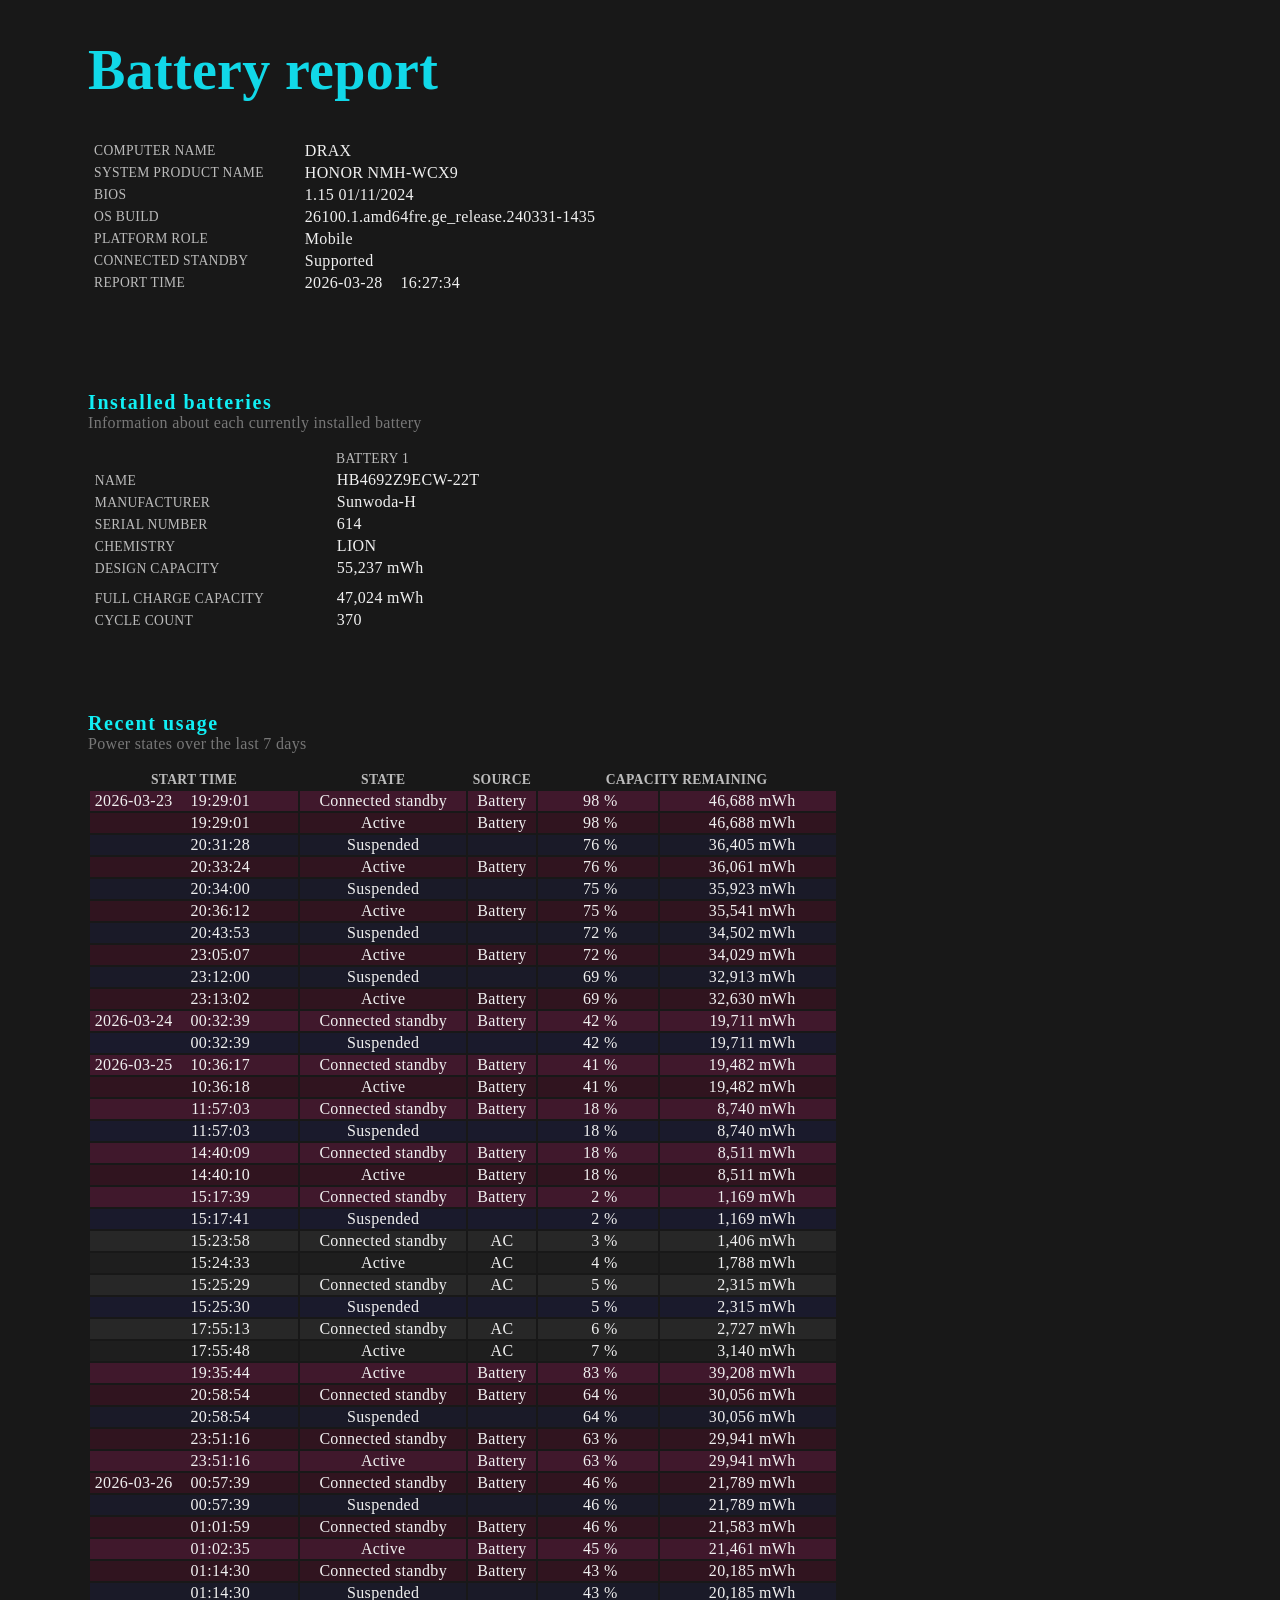
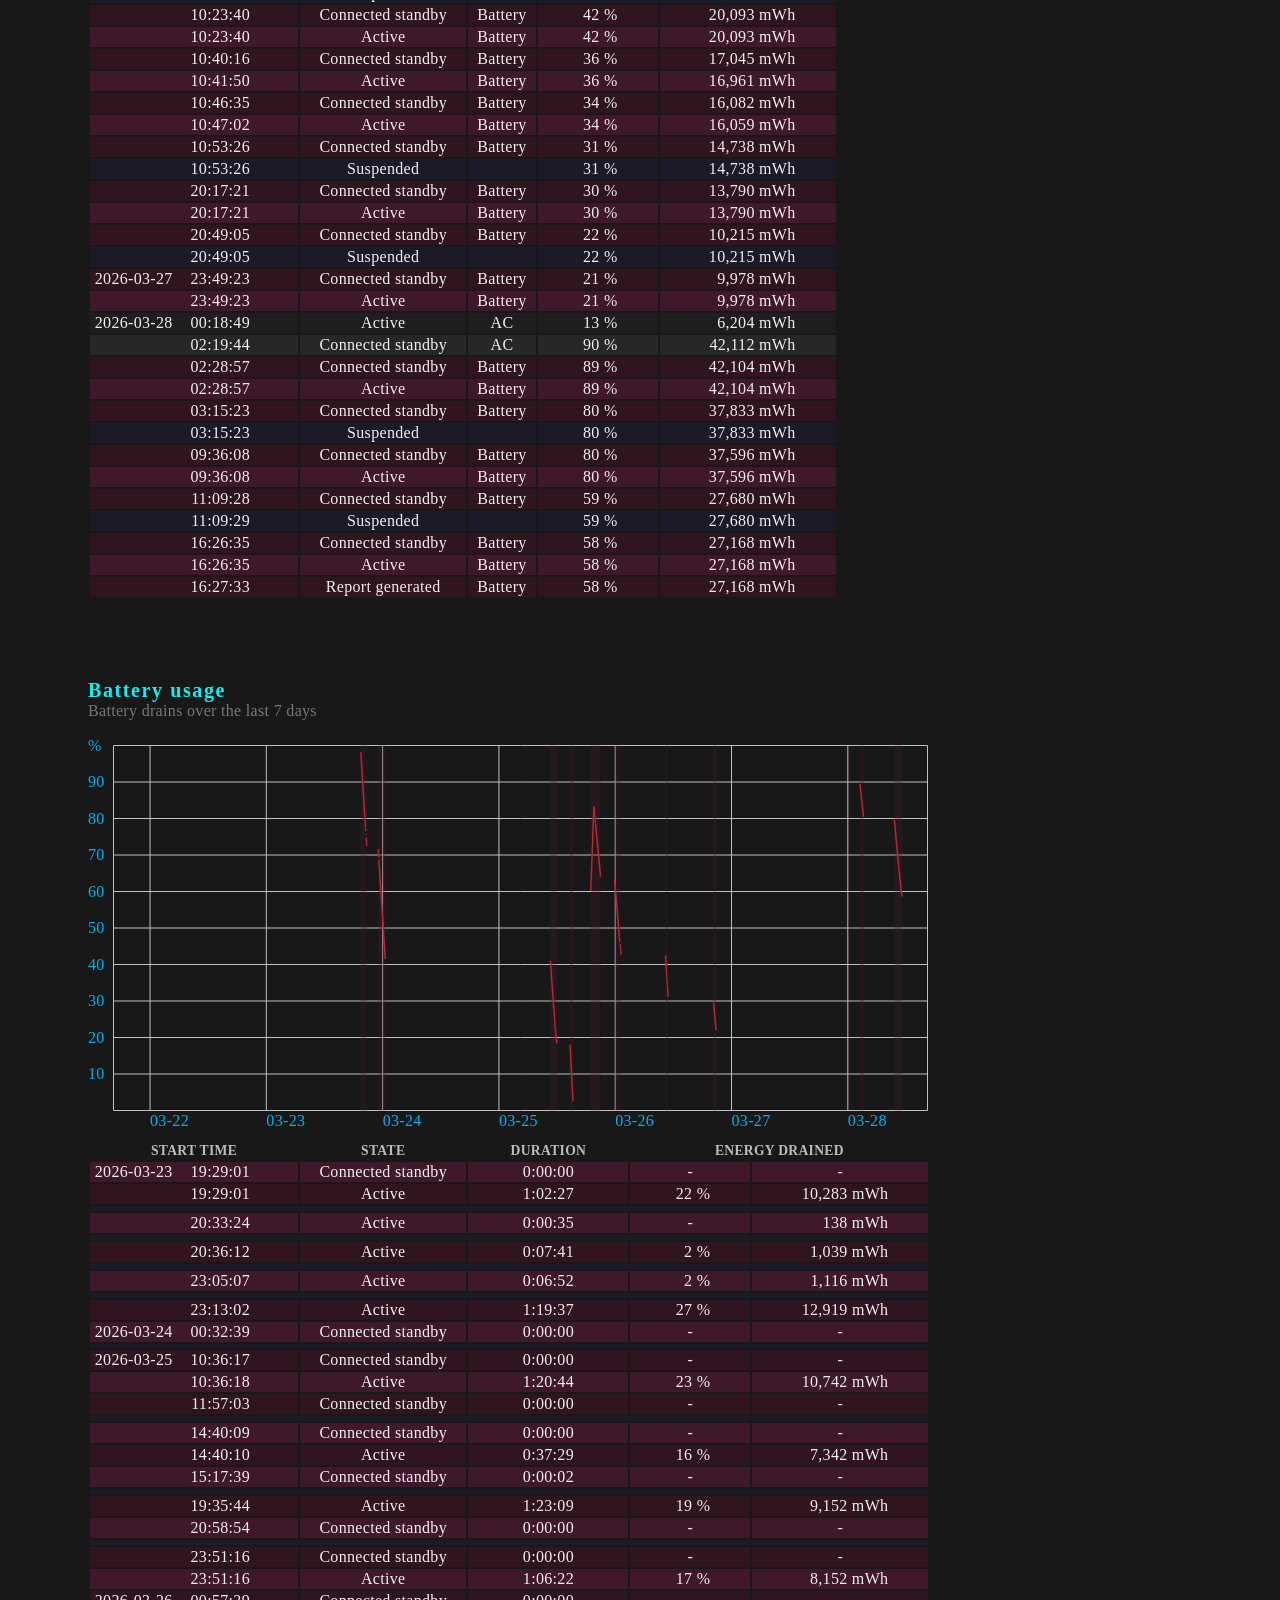
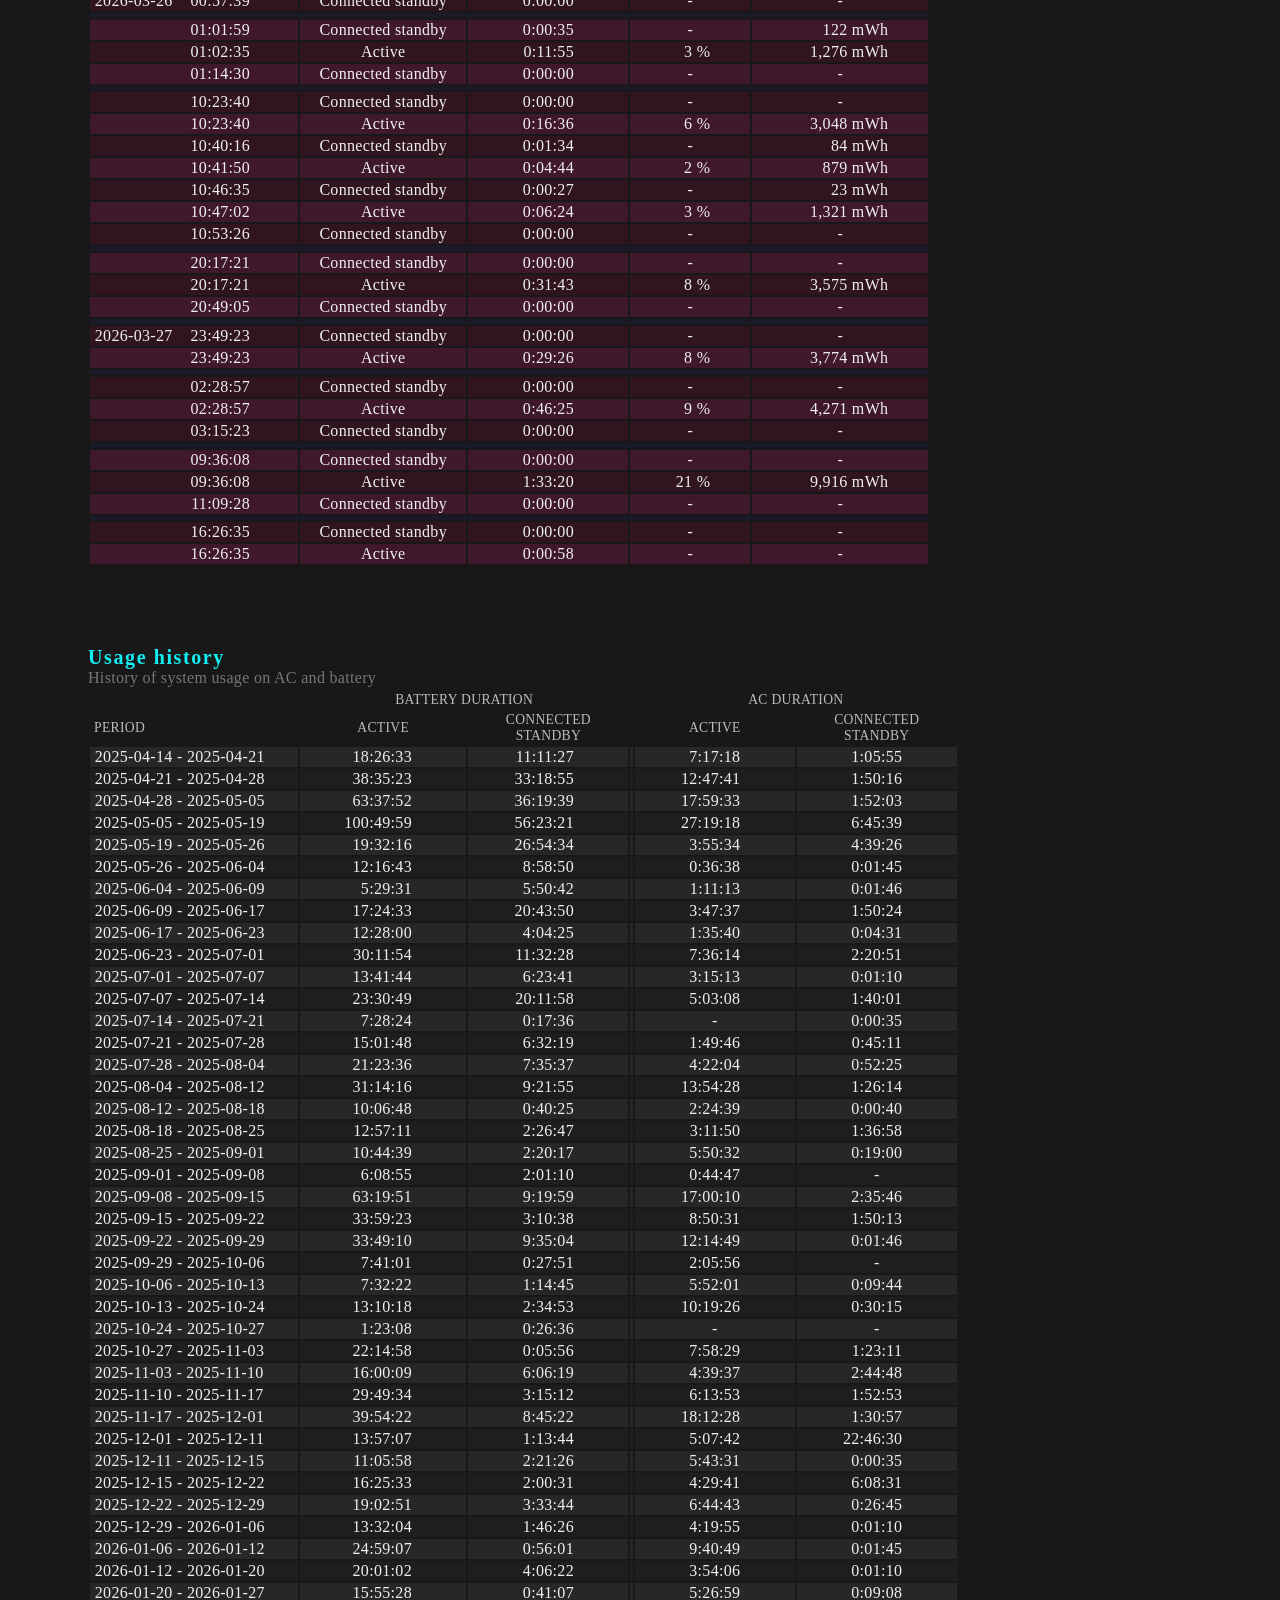
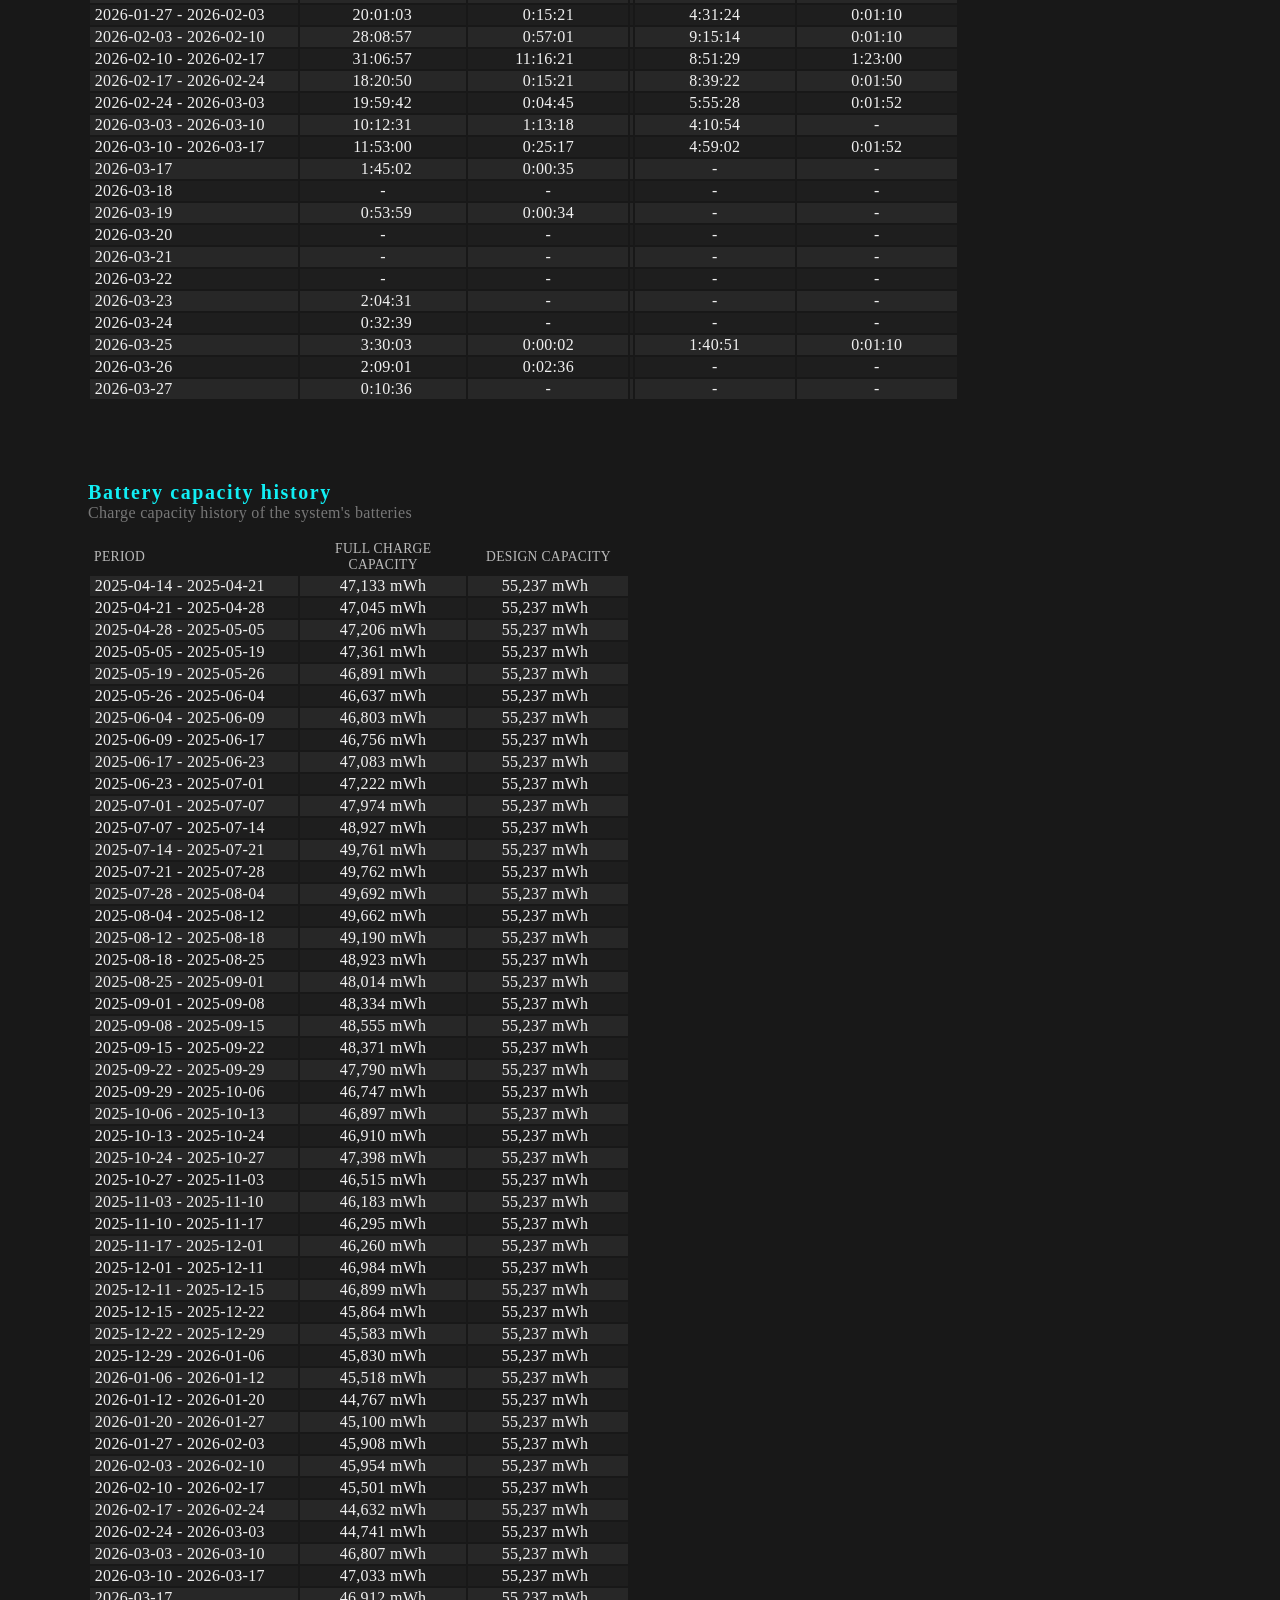
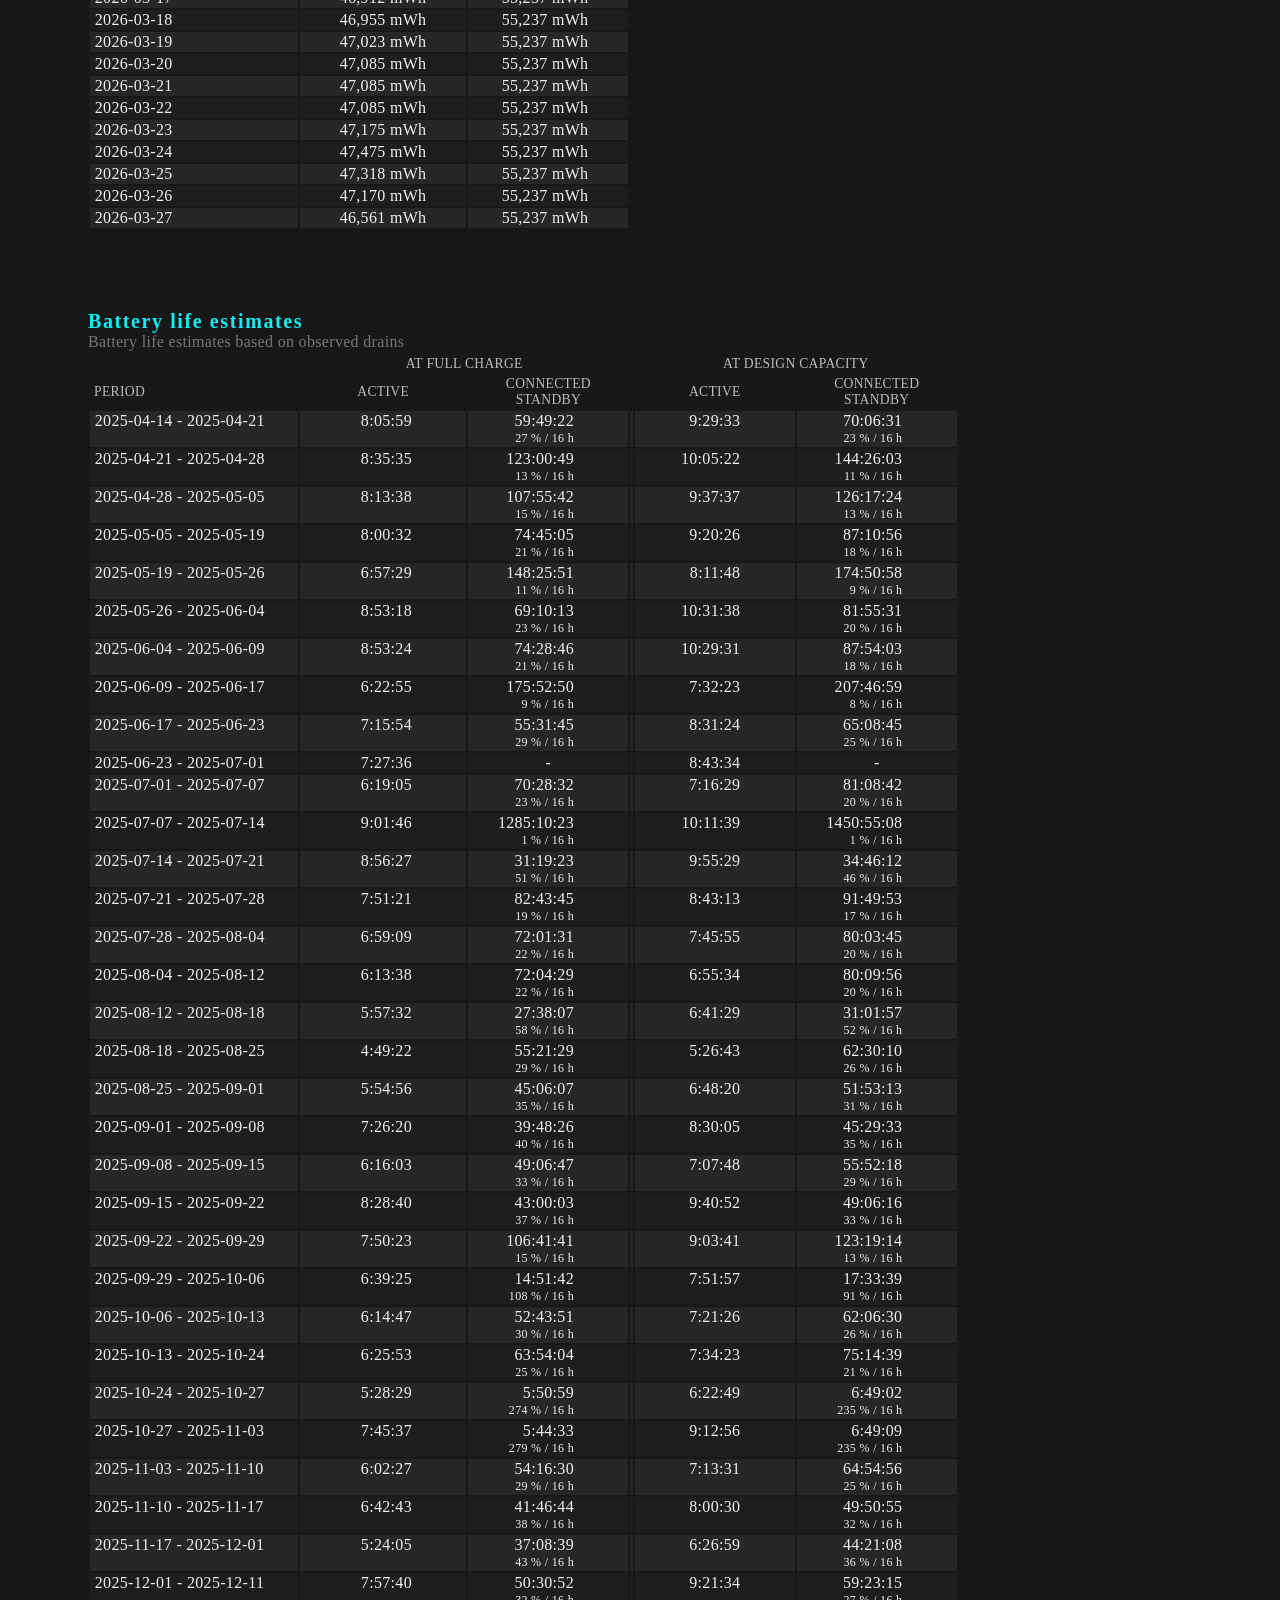
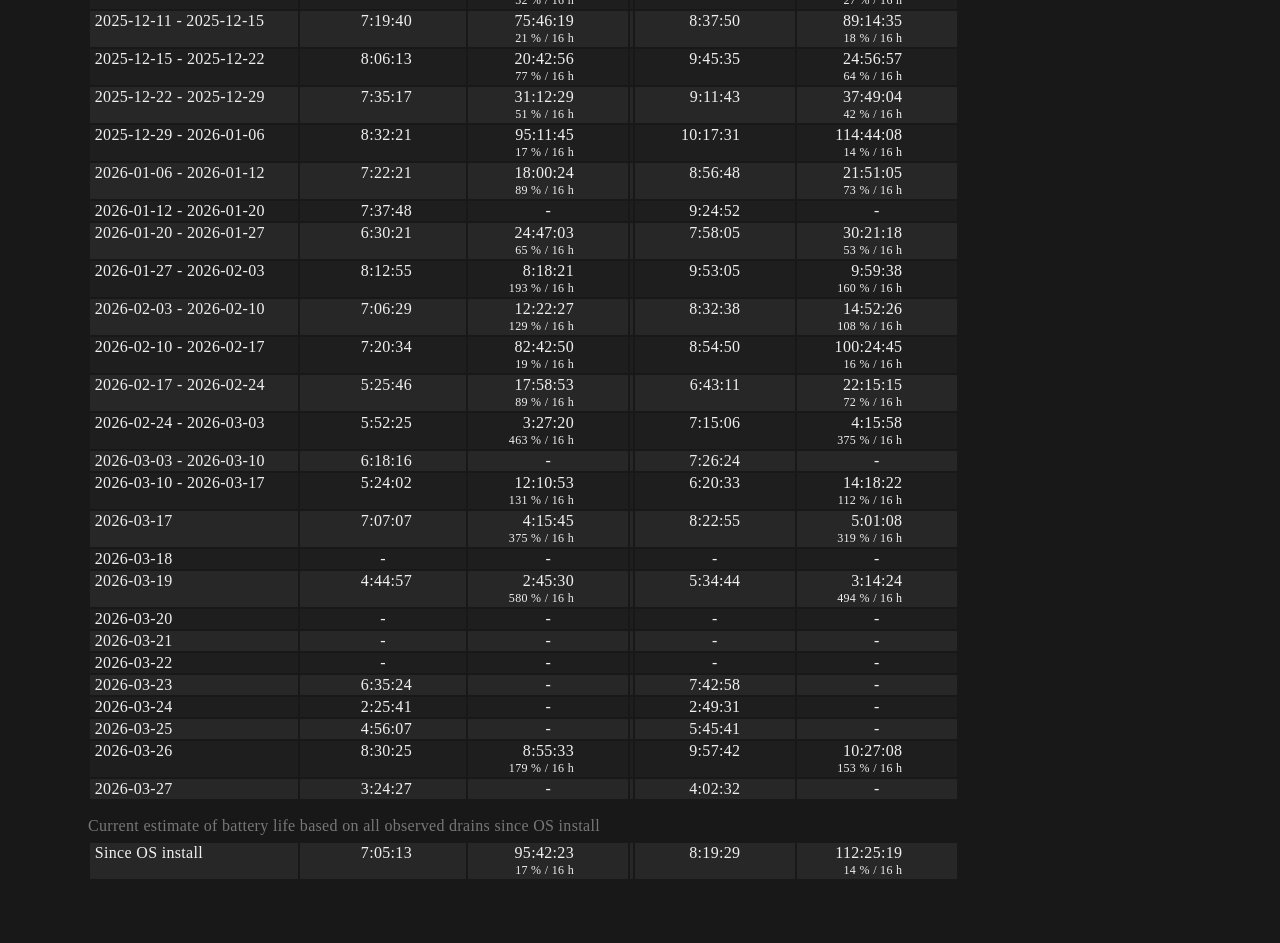
<file: battery-report.html>
﻿<!DOCTYPE html>
<!-- saved from url=(0016)http://localhost -->
<html xmlns="http://www.w3.org/1999/xhtml" xmlns:ms="urn:schemas-microsoft-com:xslt" xmlns:bat="http://schemas.microsoft.com/battery/2012" xmlns:js="http://microsoft.com/kernel"><head><meta http-equiv="X-UA-Compatible" content="IE=edge"/><meta name="ReportUtcOffset" content="+5:30"/><title>Battery report</title><style type="text/css">
      body {
          font-family: Segoe UI Light;
          letter-spacing: 0.02em;
          background-color: #181818;
          color: #F0F0F0;
          margin-left: 5.5em;
      }

      h1 {
          color: #11D8E8;
          font-size: 42pt;
      }

      h2 {
          font-size: 15pt;
          color: #11EEF4;
          margin-top: 4em;
          margin-bottom: 0em;
          letter-spacing: 0.08em;
      }

      td {
          padding-left: 0.3em;
          padding-right: 0.3em;
      }

      .nobatts {
          font-family: Segoe UI Semibold;
          background: #272727;
          color: #ACAC60;
          font-size: 13pt;
          padding-left:0.4em;
          padding-right:0.4em;
          padding-top:0.3em;
          padding-bottom:0.3em;
      }

      .explanation {
          color: #777777;
          font-size: 12pt;
          margin-bottom: 1em;
      }

      .explanation2 {
          color: #777777;
          font-size: 12pt;
          margin-bottom: 0.1em;
      }

      table {
          border-width: 0;
          table-layout: fixed;
          font-family: Segoe UI Light;
          letter-spacing: 0.02em;
          background-color: #181818;
          color: #f0f0f0;
      }

      .even { background: #272727; }
      .odd { background: #1E1E1E; }
      .even.suspend { background: #1A1A28; }
      .odd.suspend { background: #1A1A2C; }

      thead {
          font-family: Segoe UI Semibold;
          font-size: 85%;
          color: #BCBCBC;
      }

      text {
          font-size: 12pt;
          font-family: Segoe UI Light;
          fill: #11EEF4;
      }

      .centered { text-align: center; }

      .label {
          font-family: Segoe UI Semibold;
          font-size: 85%;
          color: #BCBCBC;
      }

      .dc.even { background: #40182C; }
      .dc.odd { background: #30141F; }

      td.colBreak {
          padding: 0;
          width: 0.15em;
      }

      td.state { text-align: center; }

      td.hms {
          font-family: Segoe UI Symbol;
          text-align: right;
          padding-right: 3.4em;
      }

      td.dateTime { font-family: Segoe UI Symbol; }
      td.nullValue { text-align: center; }

      td.percent {
          font-family: Segoe UI Symbol;
          text-align: right;
          padding-right: 2.5em;
      }

      col:first-child { width: 13em; }
      col.col2 { width: 10.4em; }
      col.percent { width: 7.5em; }

      td.mw {
          text-align: right;
          padding-right: 2.5em;
      }

      td.acdc { text-align: center; }

      span.date {
          display: inline-block;
          width: 5.5em;
      }

      span.time {
          text-align: right;
          width: 4.2em;
          display: inline-block;
      }

      text { font-family: Segoe UI Symbol; }

      .noncontigbreak {
          height: 0.3em;
          background-color: #1A1A28;
      }
    </style><script type="text/javascript">
    // Formats a number using the current locale (to handle the 1000's separator).
    // The result is rounded so no decimal point is shown.
    function numberToLocaleString(value) {
        var localeString = Math.round(parseFloat(value + '')).toLocaleString();
        return localeString.substring(0, localeString.indexOf('.'));
    }

    function padLeft(number, length) {
        var str = '' + number;
        while (str.length < length) {
            str = '0' + str;
        }

        return str;
    }

    // Returns the number of milliseconds between 2 date-times represented as strings.
    function msBetween(startTime, endTime) {
        return startTime > endTime
               ? msBetween(endTime, startTime)
               : parseDateTime(endTime) - parseDateTime(startTime);
    }

    var dateFormat = /(\d{4})-(\d{2})-(\d{2})[T](\d{2}):(\d{2}):(\d{2})/

    // Parses a date-time string and returns a Date (i.e. number of milliseconds)
    function parseDateTime(value) {
        if (!value) {
            return 0;
        }

        var match = dateFormat.exec(value)
        if (!match) {
            return 0;
        }

        return Date.parse(match[1] + '/' + match[2] + '/' +
                          match[3] + ' ' + match[4] + ':' +
                          match[5] + ':' + match[6])
    }

    // Parses just the date portion of a date-time string and returns a Date
    // (i.e. number of milliseconds)
    function parseDate(value) {
        if (!value) {
            return 0;
        }

        var match = dateFormat.exec(value)
        if (!match) {
            return 0;
        }

        return Date.parse(match[1] + '/' + match[2] + '/' + match[3])
    }

    var durationFormat = /P((\d+)D)?T((\d+)H)?((\d+)M)?(\d+)S/

    // Convert a string of the form P10DT1H15M40S to a count of milliseconds
    function parseDurationToMs(value) {
        var match = durationFormat.exec(value)
        if (!match) {
            return 0
        }

        var days = parseInt(match[2] || '0');
        var hrs = parseInt(match[4] || '0');
        var mins = parseInt(match[6] || '0');
        var secs = parseInt(match[7] || '0');
        return ((((((days * 24) + hrs) * 60) + mins) * 60) +  secs) * 1000;
    }

    // Converts milliseconds to days
    function msToDays(ms) {
        return (ms / 1000 / 60 / 60 / 24);
    }

    function daysToMs(days) {
        return (days * 24 * 60 * 60 * 1000);
    }

    // Formats a number of milliseconds as h:mm:ss
    function formatDurationMs(value) {
        var ms = parseInt(value);
        var secs = ms / 1000;
        var mins = secs / 60;
        var hrs = Math.floor(mins / 60);
        mins = Math.floor(mins % 60);
        secs = Math.floor(secs % 60);
        return hrs + ':' + padLeft(mins,2) + ':' + padLeft(secs,2);
    }

    // Converts a millisecond timestamp to a day and month string
    // Note: dayOffset is forward from date.
    function dateToDayAndMonth(ms, dayOffset) {
        var adjustedDate = new Date(ms + (dayOffset * 24 * 60 * 60 * 1000));
        return padLeft(adjustedDate.getMonth() + 1, 2) + "-" +
               padLeft(adjustedDate.getDate(), 2);
    }

    // Takes a millisecond timestamp and returns a new millisecond timestamp
    // rounded down to the current day.
    function dateFloor(ms) {
        var dt = new Date(ms);
        return Date.parse(dt.getFullYear() + '/' + (dt.getMonth() + 1) + '/' + dt.getDate());
    }
    
    Timegraph = {
        axisTop: 9.5,
        axisRight: 24.5,
        axisBottom: 25.5,
        axisLeft: 25.5,
        ticks: 10,

        // Maximum number of 24 hour ticks for showing 12 and 6 hour ticks

        ticks12Hour: 8,
        ticks6Hour: 4,

        // Shading

        lineColor: "#B82830",
        shadingColor: "#4d1d35",

        precompute: function (graph) {
            var canvas = graph.canvas;
            var data = graph.data;
            var min = 0;
            var max = 0;

            graph.height = canvas.height - Timegraph.axisTop - Timegraph.axisBottom;
            graph.width = canvas.width - Timegraph.axisLeft - Timegraph.axisRight;
            for (var i = 0; i < data.length; i++) {
                data[i].t0 = parseDateTime(data[i].x0);
                data[i].t1 = parseDateTime(data[i].x1);

                if (i == 0) {
                    min = data[i].t0;
                    max = data[i].t1;
                }

                if (data[i].t0 < min) {
                    min = data[i].t0;
                }

                if (data[i].t1 > max) {
                    max = data[i].t1;
                }

                data[i].yy0 =
                    Timegraph.axisTop + graph.height - data[i].y0 * graph.height;

                data[i].yy1 =
                    Timegraph.axisTop + graph.height - data[i].y1 * graph.height;
            }

            if (graph.startTime != null) {
                graph.startMs = parseDateTime(graph.startTime);

            } else {
                graph.startMs = min;
            }

            graph.endMs = max;
            graph.durationMs = max - min;
        },

        drawFrame: function (graph) {
            var canvas = graph.canvas;
            var context = graph.context;

            graph.width =
                canvas.width - Timegraph.axisRight - Timegraph.axisLeft;

            graph.height =
                canvas.height - Timegraph.axisTop - Timegraph.axisBottom;

            context.beginPath();
            context.moveTo(Timegraph.axisLeft, Timegraph.axisTop);
            context.lineTo(Timegraph.axisLeft + graph.width,
                           Timegraph.axisTop);

            context.lineTo(Timegraph.axisLeft + graph.width,
                           Timegraph.axisTop + graph.height);

            context.lineTo(Timegraph.axisLeft,
                           Timegraph.axisTop + graph.height);

            context.lineTo(Timegraph.axisLeft, Timegraph.axisTop);
            context.strokeStyle = "#c0c0c0";
            context.stroke();
        },

        drawRange: function (graph) {
            var canvas = graph.canvas;
            var context = graph.context;

            context.font = "12pt Segoe UI";
            context.fillStyle = "#00b0f0";
            context.fillText("%", 0, Timegraph.axisTop + 5, Timegraph.axisLeft);

            var tickSpacing = graph.height / 10;
            var offset = Timegraph.axisTop + tickSpacing;
            var tickValue = 90;
            for (var i = 0; i < 9; i++) {
                context.beginPath();
                context.moveTo(Timegraph.axisLeft, offset);
                context.lineTo(Timegraph.axisLeft + graph.width,
                               offset);

                context.stroke();
                context.fillText(tickValue.toString(),
                                 0,
                                 offset + 5,
                                 Timegraph.axisLeft);

                offset += tickSpacing;
                tickValue -= 10;
            }
        },

        drawDomain: function (graph, start, end) {
            var canvas = graph.canvas;
            var context = graph.context;
            var data = graph.data;
            var duration = end - start;
            if ((end < start)) {
                return;
            }

            var startDay = dateFloor(start);
            var t0 = startDay;
            var t1 = dateFloor(end);
            var dayOffset = 0;
            if (start > t0) {
                t0 = t0 + daysToMs(1);
                dayOffset++;
            }

            if (t0 >= t1) {
                return;
            }

            var increment =
                Math.max(Math.floor((t1 - t0) / daysToMs(Timegraph.ticks)), 1);

            var incrementMs = daysToMs(increment);
            var spacing = (incrementMs / duration) * graph.width;
            var offset = (t0 - start) / duration;
            var ticksCount = Math.floor((t1 - t0) / incrementMs);
            for (offset = offset * graph.width + Timegraph.axisLeft;
                 offset < (graph.width + Timegraph.axisLeft);
                 offset += spacing) {

                context.beginPath();
                context.moveTo(offset, Timegraph.axisTop);
                context.lineTo(offset, Timegraph.axisTop + graph.height);
                context.stroke();
                context.fillText(dateToDayAndMonth(startDay, dayOffset),
                                 offset,
                                 Timegraph.axisTop + graph.height + 15,
                                 spacing);

                dayOffset += increment;
            }
        },

        plot: function (graph, start, end) {
            var canvas = graph.canvas;
            var context = graph.context
            var data = graph.data;

            if ((end < start)) {
                return;
            }

            var duration = end - start;
            Timegraph.drawDomain(graph, start, end);
            context.fillStyle = Timegraph.shadingColor;
            for (var i = 0; i < data.length - 1; i++) {
                if ((data[i].t0 < start) || (data[i].t0 > end) ||
                    (data[i].t1 > end)) {

                    continue;
                }

                var x1 = (data[i].t0 - start) / duration;
                x1 = x1 * graph.width + Timegraph.axisLeft;

                var x2 = (data[i].t1 - start) / duration;
                x2 = x2 * graph.width + Timegraph.axisLeft;

                context.globalAlpha = 0.3;
                context.fillRect(x1, Timegraph.axisTop, (x2 - x1), graph.height);
                context.globalAlpha = 1;
                context.beginPath();
                context.strokeStyle = Timegraph.lineColor;
                context.lineWidth = 1.5;
                context.moveTo(x1, data[i].yy0);
                context.lineTo(x2, data[i].yy1);
                context.stroke();
            }
        },

        draw: function (graph) {
            var canvas = document.getElementById(graph.element);
            if (canvas == null) {
                return;
            }

            var context = canvas.getContext('2d');
            if (context == null) {
                return;
            }

            graph.width = 0;
            graph.height = 0;
            graph.context = context;
            graph.canvas = canvas;

            Timegraph.precompute(graph);
            Timegraph.drawFrame(graph);
            Timegraph.drawRange(graph);
            Timegraph.plot(graph, graph.startMs, graph.endMs);
        }
    };
    
    drainGraphData = [
    { x0: "2026-03-23T19:29:01", x1: "2026-03-23T19:29:01", y0: 0.9810464383273797, y1: 0.9810464383273797 }, 
{ x0: "2026-03-23T19:29:01", x1: "2026-03-23T20:29:00", y0: 0.9810464383273797, y1: 0.7745955032569868 }, 
{ x0: "2026-03-23T20:29:00", x1: "2026-03-23T20:30:00", y0: 0.7745955032569868, y1: 0.7734818239125867 }, 
{ x0: "2026-03-23T20:30:00", x1: "2026-03-23T20:31:28", y0: 0.7734818239125867, y1: 0.7649716326959445 }, 
{ x0: "2026-03-23T20:33:24", x1: "2026-03-23T20:34:00", y0: 0.7577432233662534, y1: 0.7548434545072494 }, 
{ x0: "2026-03-23T20:36:12", x1: "2026-03-23T20:43:53", y0: 0.7468165581004412, y1: 0.7249842403866359 }, 
{ x0: "2026-03-23T23:05:07", x1: "2026-03-23T23:12:00", y0: 0.7167772511848341, y1: 0.6932701421800947 }, 
{ x0: "2026-03-23T23:13:02", x1: "2026-03-24T00:14:00", y0: 0.6873091100579253, y1: 0.47827277514481303 }, 
{ x0: "2026-03-24T00:14:00", x1: "2026-03-24T00:14:40", y0: 0.47827277514481303, y1: 0.4749025803054239 }, 
{ x0: "2026-03-24T00:14:40", x1: "2026-03-24T00:32:39", y0: 0.4749025803054239, y1: 0.4151869404949974 }, 
{ x0: "2026-03-24T00:32:39", x1: "2026-03-24T00:32:39", y0: 0.4151869404949974, y1: 0.4151869404949974 }, 
{ x0: "2026-03-25T10:36:17", x1: "2026-03-25T10:36:18", y0: 0.4102337334175616, y1: 0.4102337334175616 }, 
{ x0: "2026-03-25T10:36:18", x1: "2026-03-25T11:36:00", y0: 0.4102337334175616, y1: 0.23070120025268478 }, 
{ x0: "2026-03-25T11:36:00", x1: "2026-03-25T11:37:00", y0: 0.23070120025268478, y1: 0.22796378184881028 }, 
{ x0: "2026-03-25T11:37:00", x1: "2026-03-25T11:57:03", y0: 0.22796378184881028, y1: 0.18403874499894715 }, 
{ x0: "2026-03-25T11:57:03", x1: "2026-03-25T11:57:03", y0: 0.18403874499894715, y1: 0.18403874499894715 }, 
{ x0: "2026-03-25T14:40:09", x1: "2026-03-25T14:40:10", y0: 0.18084654285835705, y1: 0.18084654285835705 }, 
{ x0: "2026-03-25T14:40:10", x1: "2026-03-25T15:17:39", y0: 0.18084654285835705, y1: 0.024839573328800306 }, 
{ x0: "2026-03-25T15:17:39", x1: "2026-03-25T15:17:41", y0: 0.024839573328800306, y1: 0.024839573328800306 }, 
{ x0: "2026-03-25T18:57:00", x1: "2026-03-25T19:35:44", y0: 0.6013131613616081, y1: 0.8331137648208746 }, 
{ x0: "2026-03-25T19:35:44", x1: "2026-03-25T19:56:00", y0: 0.8331137648208746, y1: 0.7858782032212825 }, 
{ x0: "2026-03-25T19:56:00", x1: "2026-03-25T19:56:13", y0: 0.7858782032212825, y1: 0.7849007691980792 }, 
{ x0: "2026-03-25T19:56:13", x1: "2026-03-25T20:57:00", y0: 0.7849007691980792, y1: 0.644001529896732 }, 
{ x0: "2026-03-25T20:57:00", x1: "2026-03-25T20:58:00", y0: 0.644001529896732, y1: 0.6412392163528962 }, 
{ x0: "2026-03-25T20:58:00", x1: "2026-03-25T20:58:54", y0: 0.6412392163528962, y1: 0.6386468913348349 }, 
{ x0: "2026-03-25T20:58:54", x1: "2026-03-25T20:58:54", y0: 0.6386468913348349, y1: 0.6386468913348349 }, 
{ x0: "2026-03-25T23:51:16", x1: "2026-03-25T23:51:16", y0: 0.6338329311147804, y1: 0.6338329311147804 }, 
{ x0: "2026-03-25T23:51:16", x1: "2026-03-26T00:51:00", y0: 0.6338329311147804, y1: 0.47694652610186716 }, 
{ x0: "2026-03-26T00:51:00", x1: "2026-03-26T00:51:42", y0: 0.47694652610186716, y1: 0.4748507557474914 }, 
{ x0: "2026-03-26T00:51:42", x1: "2026-03-26T00:57:39", y0: 0.4748507557474914, y1: 0.46126000254032773 }, 
{ x0: "2026-03-26T00:57:39", x1: "2026-03-26T00:57:39", y0: 0.46126000254032773, y1: 0.46126000254032773 }, 
{ x0: "2026-03-26T01:01:59", x1: "2026-03-26T01:02:35", y0: 0.4568991066514247, y1: 0.4543164401541132 }, 
{ x0: "2026-03-26T01:02:35", x1: "2026-03-26T01:14:30", y0: 0.4543164401541132, y1: 0.4273042889199373 }, 
{ x0: "2026-03-26T01:14:30", x1: "2026-03-26T01:14:30", y0: 0.4273042889199373, y1: 0.4273042889199373 }, 
{ x0: "2026-03-26T10:23:40", x1: "2026-03-26T10:23:40", y0: 0.4245298964715825, y1: 0.4245298964715825 }, 
{ x0: "2026-03-26T10:23:40", x1: "2026-03-26T10:40:16", y0: 0.4245298964715825, y1: 0.36013099514050284 }, 
{ x0: "2026-03-26T10:40:16", x1: "2026-03-26T10:41:50", y0: 0.36013099514050284, y1: 0.3583562222691739 }, 
{ x0: "2026-03-26T10:41:50", x1: "2026-03-26T10:46:35", y0: 0.3583562222691739, y1: 0.3397844918656243 }, 
{ x0: "2026-03-26T10:46:35", x1: "2026-03-26T10:47:02", y0: 0.3397844918656243, y1: 0.3392985421508557 }, 
{ x0: "2026-03-26T10:47:02", x1: "2026-03-26T10:53:26", y0: 0.3392985421508557, y1: 0.3113881259243609 }, 
{ x0: "2026-03-26T10:53:26", x1: "2026-03-26T10:53:26", y0: 0.3113881259243609, y1: 0.3113881259243609 }, 
{ x0: "2026-03-26T20:17:21", x1: "2026-03-26T20:17:21", y0: 0.2961896988702264, y1: 0.2961896988702264 }, 
{ x0: "2026-03-26T20:17:21", x1: "2026-03-26T20:49:05", y0: 0.2961896988702264, y1: 0.21940375445680657 }, 
{ x0: "2026-03-26T20:49:05", x1: "2026-03-26T20:49:05", y0: 0.21940375445680657, y1: 0.21940375445680657 }, 
{ x0: "2026-03-27T23:49:23", x1: "2026-03-27T23:49:23", y0: 0.21208578655387167, y1: 0.21208578655387167 }, 
{ x0: "2026-03-28T02:28:56", x1: "2026-03-28T02:28:57", y0: 0.8949348523816609, y1: 0.8949348523816609 }, 
{ x0: "2026-03-28T02:28:57", x1: "2026-03-28T02:28:57", y0: 0.8949348523816609, y1: 0.8949348523816609 }, 
{ x0: "2026-03-28T02:28:57", x1: "2026-03-28T02:52:00", y0: 0.8949348523816609, y1: 0.8510850851276384 }, 
{ x0: "2026-03-28T02:52:00", x1: "2026-03-28T02:53:00", y0: 0.8510850851276384, y1: 0.8492996365336791 }, 
{ x0: "2026-03-28T02:53:00", x1: "2026-03-28T03:15:23", y0: 0.8492996365336791, y1: 0.8041532935149956 }, 
{ x0: "2026-03-28T03:15:23", x1: "2026-03-28T03:15:23", y0: 0.8041532935149956, y1: 0.8041532935149956 }, 
{ x0: "2026-03-28T09:36:08", x1: "2026-03-28T09:36:08", y0: 0.7958846691223168, y1: 0.7958846691223168 }, 
{ x0: "2026-03-28T09:36:08", x1: "2026-03-28T10:36:00", y0: 0.7958846691223168, y1: 0.6556797493543334 }, 
{ x0: "2026-03-28T10:36:00", x1: "2026-03-28T10:36:16", y0: 0.6556797493543334, y1: 0.6548541428510944 }, 
{ x0: "2026-03-28T10:36:16", x1: "2026-03-28T11:09:28", y0: 0.6548541428510944, y1: 0.5859689233244422 }, 
{ x0: "2026-03-28T11:09:28", x1: "2026-03-28T11:09:29", y0: 0.5859689233244422, y1: 0.5859689233244422 }, 
{ x0: "2026-03-28T16:26:35", x1: "2026-03-28T16:26:35", y0: 0.5777475331745492, y1: 0.5777475331745492 }, 

    ];
    
    function main() {
        Timegraph.draw({
            element: "drain-graph",
            data: drainGraphData,
            startTime: "2026-03-21T16:27:33",
            endTime: "2026-03-28T16:27:34",
        });
    }

    if (window.addEventListener != null) {
        window.addEventListener("load", main, false);

    } else if (window.attachEvent != null) {
        window.attachEvent("onload", main);
    }
    </script></head><body><h1>
      Battery report
    </h1><table style="margin-bottom: 6em;"><col/><tr><td class="label">
          COMPUTER NAME
        </td><td>DRAX</td></tr><tr><td class="label">
          SYSTEM PRODUCT NAME
        </td><td>HONOR NMH-WCX9</td></tr><tr><td class="label">
          BIOS
        </td><td>1.15 01/11/2024</td></tr><tr><td class="label">
          OS BUILD
        </td><td>26100.1.amd64fre.ge_release.240331-1435</td></tr><tr><td class="label">
          PLATFORM ROLE
        </td><td>Mobile</td></tr><tr><td class="label">
          CONNECTED STANDBY
        </td><td>Supported</td></tr><tr><td class="label">
          REPORT TIME
        </td><td class="dateTime"><span class="date">2026-03-28 </span><span class="time">16:27:34</span></td></tr></table><h2>
      Installed batteries
    </h2><div class="explanation">
      Information about each currently installed battery
    </div><table><colgroup><col style="width: 15em;"/><col style="width: 14em;"/></colgroup><thead><tr><td> </td><td>
                  BATTERY
                  1</td></tr></thead><tr><td><span class="label">NAME</span></td><td>HB4692Z9ECW-22T</td></tr><tr><td><span class="label">MANUFACTURER</span></td><td>Sunwoda-H</td></tr><tr><td><span class="label">SERIAL NUMBER</span></td><td>614</td></tr><tr><td><span class="label">CHEMISTRY</span></td><td>LION</td></tr><tr><td><span class="label">DESIGN CAPACITY</span></td><td>55,237 mWh
      </td></tr><tr style="height:0.4em;"></tr><tr><td><span class="label">FULL CHARGE CAPACITY</span></td><td>47,024 mWh
      </td></tr><tr><td><span class="label">CYCLE COUNT</span></td><td>370</td></tr></table><h2>Recent usage</h2><div class="explanation">
      Power states over the last 7 days
    </div><table><colgroup><col/><col class="col2"/><col style="width: 4.2em;"/><col class="percent"/><col style="width: 11em;"/></colgroup><thead><tr><th>
            START TIME
          </th><th class="centered">
            STATE
          </th><th class="centered">
            SOURCE
          </th><th colspan="2" class="centered">
            CAPACITY REMAINING
          </th></tr></thead><tr class="even dc 1"><td class="dateTime"><span class="date">2026-03-23 </span><span class="time">19:29:01</span></td><td class="state">
            Connected standby
          </td><td class="acdc">
        Battery
      </td><td class="percent">98 %
        </td><td class="mw">46,688 mWh
        </td></tr><tr class="odd dc 2"><td class="dateTime"><span class="date"> </span><span class="time">19:29:01</span></td><td class="state">
        Active
      </td><td class="acdc">
        Battery
      </td><td class="percent">98 %
        </td><td class="mw">46,688 mWh
        </td></tr><tr class="even suspend 3"><td class="dateTime"><span class="date"> </span><span class="time">20:31:28</span></td><td class="state">
        Suspended
      </td><td class="acdc"></td><td class="percent">76 %
        </td><td class="mw">36,405 mWh
        </td></tr><tr class="odd dc 4"><td class="dateTime"><span class="date"> </span><span class="time">20:33:24</span></td><td class="state">
        Active
      </td><td class="acdc">
        Battery
      </td><td class="percent">76 %
        </td><td class="mw">36,061 mWh
        </td></tr><tr class="even suspend 5"><td class="dateTime"><span class="date"> </span><span class="time">20:34:00</span></td><td class="state">
        Suspended
      </td><td class="acdc"></td><td class="percent">75 %
        </td><td class="mw">35,923 mWh
        </td></tr><tr class="odd dc 6"><td class="dateTime"><span class="date"> </span><span class="time">20:36:12</span></td><td class="state">
        Active
      </td><td class="acdc">
        Battery
      </td><td class="percent">75 %
        </td><td class="mw">35,541 mWh
        </td></tr><tr class="even suspend 7"><td class="dateTime"><span class="date"> </span><span class="time">20:43:53</span></td><td class="state">
        Suspended
      </td><td class="acdc"></td><td class="percent">72 %
        </td><td class="mw">34,502 mWh
        </td></tr><tr class="odd dc 8"><td class="dateTime"><span class="date"> </span><span class="time">23:05:07</span></td><td class="state">
        Active
      </td><td class="acdc">
        Battery
      </td><td class="percent">72 %
        </td><td class="mw">34,029 mWh
        </td></tr><tr class="even suspend 9"><td class="dateTime"><span class="date"> </span><span class="time">23:12:00</span></td><td class="state">
        Suspended
      </td><td class="acdc"></td><td class="percent">69 %
        </td><td class="mw">32,913 mWh
        </td></tr><tr class="odd dc 10"><td class="dateTime"><span class="date"> </span><span class="time">23:13:02</span></td><td class="state">
        Active
      </td><td class="acdc">
        Battery
      </td><td class="percent">69 %
        </td><td class="mw">32,630 mWh
        </td></tr><tr class="even dc 11"><td class="dateTime"><span class="date">2026-03-24 </span><span class="time">00:32:39</span></td><td class="state">
            Connected standby
          </td><td class="acdc">
        Battery
      </td><td class="percent">42 %
        </td><td class="mw">19,711 mWh
        </td></tr><tr class="odd suspend 12"><td class="dateTime"><span class="date"> </span><span class="time">00:32:39</span></td><td class="state">
        Suspended
      </td><td class="acdc"></td><td class="percent">42 %
        </td><td class="mw">19,711 mWh
        </td></tr><tr class="even dc 13"><td class="dateTime"><span class="date">2026-03-25 </span><span class="time">10:36:17</span></td><td class="state">
            Connected standby
          </td><td class="acdc">
        Battery
      </td><td class="percent">41 %
        </td><td class="mw">19,482 mWh
        </td></tr><tr class="odd dc 14"><td class="dateTime"><span class="date"> </span><span class="time">10:36:18</span></td><td class="state">
        Active
      </td><td class="acdc">
        Battery
      </td><td class="percent">41 %
        </td><td class="mw">19,482 mWh
        </td></tr><tr class="even dc 15"><td class="dateTime"><span class="date"> </span><span class="time">11:57:03</span></td><td class="state">
            Connected standby
          </td><td class="acdc">
        Battery
      </td><td class="percent">18 %
        </td><td class="mw">8,740 mWh
        </td></tr><tr class="odd suspend 16"><td class="dateTime"><span class="date"> </span><span class="time">11:57:03</span></td><td class="state">
        Suspended
      </td><td class="acdc"></td><td class="percent">18 %
        </td><td class="mw">8,740 mWh
        </td></tr><tr class="even dc 17"><td class="dateTime"><span class="date"> </span><span class="time">14:40:09</span></td><td class="state">
            Connected standby
          </td><td class="acdc">
        Battery
      </td><td class="percent">18 %
        </td><td class="mw">8,511 mWh
        </td></tr><tr class="odd dc 18"><td class="dateTime"><span class="date"> </span><span class="time">14:40:10</span></td><td class="state">
        Active
      </td><td class="acdc">
        Battery
      </td><td class="percent">18 %
        </td><td class="mw">8,511 mWh
        </td></tr><tr class="even dc 19"><td class="dateTime"><span class="date"> </span><span class="time">15:17:39</span></td><td class="state">
            Connected standby
          </td><td class="acdc">
        Battery
      </td><td class="percent">2 %
        </td><td class="mw">1,169 mWh
        </td></tr><tr class="odd suspend 20"><td class="dateTime"><span class="date"> </span><span class="time">15:17:41</span></td><td class="state">
        Suspended
      </td><td class="acdc"></td><td class="percent">2 %
        </td><td class="mw">1,169 mWh
        </td></tr><tr class="even  21"><td class="dateTime"><span class="date"> </span><span class="time">15:23:58</span></td><td class="state">
            Connected standby
          </td><td class="acdc">
        AC
      </td><td class="percent">3 %
        </td><td class="mw">1,406 mWh
        </td></tr><tr class="odd  22"><td class="dateTime"><span class="date"> </span><span class="time">15:24:33</span></td><td class="state">
        Active
      </td><td class="acdc">
        AC
      </td><td class="percent">4 %
        </td><td class="mw">1,788 mWh
        </td></tr><tr class="even  23"><td class="dateTime"><span class="date"> </span><span class="time">15:25:29</span></td><td class="state">
            Connected standby
          </td><td class="acdc">
        AC
      </td><td class="percent">5 %
        </td><td class="mw">2,315 mWh
        </td></tr><tr class="odd suspend 24"><td class="dateTime"><span class="date"> </span><span class="time">15:25:30</span></td><td class="state">
        Suspended
      </td><td class="acdc"></td><td class="percent">5 %
        </td><td class="mw">2,315 mWh
        </td></tr><tr class="even  25"><td class="dateTime"><span class="date"> </span><span class="time">17:55:13</span></td><td class="state">
            Connected standby
          </td><td class="acdc">
        AC
      </td><td class="percent">6 %
        </td><td class="mw">2,727 mWh
        </td></tr><tr class="odd  26"><td class="dateTime"><span class="date"> </span><span class="time">17:55:48</span></td><td class="state">
        Active
      </td><td class="acdc">
        AC
      </td><td class="percent">7 %
        </td><td class="mw">3,140 mWh
        </td></tr><tr class="even dc 27"><td class="dateTime"><span class="date"> </span><span class="time">19:35:44</span></td><td class="state">
        Active
      </td><td class="acdc">
        Battery
      </td><td class="percent">83 %
        </td><td class="mw">39,208 mWh
        </td></tr><tr class="odd dc 28"><td class="dateTime"><span class="date"> </span><span class="time">20:58:54</span></td><td class="state">
            Connected standby
          </td><td class="acdc">
        Battery
      </td><td class="percent">64 %
        </td><td class="mw">30,056 mWh
        </td></tr><tr class="even suspend 29"><td class="dateTime"><span class="date"> </span><span class="time">20:58:54</span></td><td class="state">
        Suspended
      </td><td class="acdc"></td><td class="percent">64 %
        </td><td class="mw">30,056 mWh
        </td></tr><tr class="odd dc 30"><td class="dateTime"><span class="date"> </span><span class="time">23:51:16</span></td><td class="state">
            Connected standby
          </td><td class="acdc">
        Battery
      </td><td class="percent">63 %
        </td><td class="mw">29,941 mWh
        </td></tr><tr class="even dc 31"><td class="dateTime"><span class="date"> </span><span class="time">23:51:16</span></td><td class="state">
        Active
      </td><td class="acdc">
        Battery
      </td><td class="percent">63 %
        </td><td class="mw">29,941 mWh
        </td></tr><tr class="odd dc 32"><td class="dateTime"><span class="date">2026-03-26 </span><span class="time">00:57:39</span></td><td class="state">
            Connected standby
          </td><td class="acdc">
        Battery
      </td><td class="percent">46 %
        </td><td class="mw">21,789 mWh
        </td></tr><tr class="even suspend 33"><td class="dateTime"><span class="date"> </span><span class="time">00:57:39</span></td><td class="state">
        Suspended
      </td><td class="acdc"></td><td class="percent">46 %
        </td><td class="mw">21,789 mWh
        </td></tr><tr class="odd dc 34"><td class="dateTime"><span class="date"> </span><span class="time">01:01:59</span></td><td class="state">
            Connected standby
          </td><td class="acdc">
        Battery
      </td><td class="percent">46 %
        </td><td class="mw">21,583 mWh
        </td></tr><tr class="even dc 35"><td class="dateTime"><span class="date"> </span><span class="time">01:02:35</span></td><td class="state">
        Active
      </td><td class="acdc">
        Battery
      </td><td class="percent">45 %
        </td><td class="mw">21,461 mWh
        </td></tr><tr class="odd dc 36"><td class="dateTime"><span class="date"> </span><span class="time">01:14:30</span></td><td class="state">
            Connected standby
          </td><td class="acdc">
        Battery
      </td><td class="percent">43 %
        </td><td class="mw">20,185 mWh
        </td></tr><tr class="even suspend 37"><td class="dateTime"><span class="date"> </span><span class="time">01:14:30</span></td><td class="state">
        Suspended
      </td><td class="acdc"></td><td class="percent">43 %
        </td><td class="mw">20,185 mWh
        </td></tr><tr class="odd dc 38"><td class="dateTime"><span class="date"> </span><span class="time">10:23:40</span></td><td class="state">
            Connected standby
          </td><td class="acdc">
        Battery
      </td><td class="percent">42 %
        </td><td class="mw">20,093 mWh
        </td></tr><tr class="even dc 39"><td class="dateTime"><span class="date"> </span><span class="time">10:23:40</span></td><td class="state">
        Active
      </td><td class="acdc">
        Battery
      </td><td class="percent">42 %
        </td><td class="mw">20,093 mWh
        </td></tr><tr class="odd dc 40"><td class="dateTime"><span class="date"> </span><span class="time">10:40:16</span></td><td class="state">
            Connected standby
          </td><td class="acdc">
        Battery
      </td><td class="percent">36 %
        </td><td class="mw">17,045 mWh
        </td></tr><tr class="even dc 41"><td class="dateTime"><span class="date"> </span><span class="time">10:41:50</span></td><td class="state">
        Active
      </td><td class="acdc">
        Battery
      </td><td class="percent">36 %
        </td><td class="mw">16,961 mWh
        </td></tr><tr class="odd dc 42"><td class="dateTime"><span class="date"> </span><span class="time">10:46:35</span></td><td class="state">
            Connected standby
          </td><td class="acdc">
        Battery
      </td><td class="percent">34 %
        </td><td class="mw">16,082 mWh
        </td></tr><tr class="even dc 43"><td class="dateTime"><span class="date"> </span><span class="time">10:47:02</span></td><td class="state">
        Active
      </td><td class="acdc">
        Battery
      </td><td class="percent">34 %
        </td><td class="mw">16,059 mWh
        </td></tr><tr class="odd dc 44"><td class="dateTime"><span class="date"> </span><span class="time">10:53:26</span></td><td class="state">
            Connected standby
          </td><td class="acdc">
        Battery
      </td><td class="percent">31 %
        </td><td class="mw">14,738 mWh
        </td></tr><tr class="even suspend 45"><td class="dateTime"><span class="date"> </span><span class="time">10:53:26</span></td><td class="state">
        Suspended
      </td><td class="acdc"></td><td class="percent">31 %
        </td><td class="mw">14,738 mWh
        </td></tr><tr class="odd dc 46"><td class="dateTime"><span class="date"> </span><span class="time">20:17:21</span></td><td class="state">
            Connected standby
          </td><td class="acdc">
        Battery
      </td><td class="percent">30 %
        </td><td class="mw">13,790 mWh
        </td></tr><tr class="even dc 47"><td class="dateTime"><span class="date"> </span><span class="time">20:17:21</span></td><td class="state">
        Active
      </td><td class="acdc">
        Battery
      </td><td class="percent">30 %
        </td><td class="mw">13,790 mWh
        </td></tr><tr class="odd dc 48"><td class="dateTime"><span class="date"> </span><span class="time">20:49:05</span></td><td class="state">
            Connected standby
          </td><td class="acdc">
        Battery
      </td><td class="percent">22 %
        </td><td class="mw">10,215 mWh
        </td></tr><tr class="even suspend 49"><td class="dateTime"><span class="date"> </span><span class="time">20:49:05</span></td><td class="state">
        Suspended
      </td><td class="acdc"></td><td class="percent">22 %
        </td><td class="mw">10,215 mWh
        </td></tr><tr class="odd dc 50"><td class="dateTime"><span class="date">2026-03-27 </span><span class="time">23:49:23</span></td><td class="state">
            Connected standby
          </td><td class="acdc">
        Battery
      </td><td class="percent">21 %
        </td><td class="mw">9,978 mWh
        </td></tr><tr class="even dc 51"><td class="dateTime"><span class="date"> </span><span class="time">23:49:23</span></td><td class="state">
        Active
      </td><td class="acdc">
        Battery
      </td><td class="percent">21 %
        </td><td class="mw">9,978 mWh
        </td></tr><tr class="odd  52"><td class="dateTime"><span class="date">2026-03-28 </span><span class="time">00:18:49</span></td><td class="state">
        Active
      </td><td class="acdc">
        AC
      </td><td class="percent">13 %
        </td><td class="mw">6,204 mWh
        </td></tr><tr class="even  53"><td class="dateTime"><span class="date"> </span><span class="time">02:19:44</span></td><td class="state">
            Connected standby
          </td><td class="acdc">
        AC
      </td><td class="percent">90 %
        </td><td class="mw">42,112 mWh
        </td></tr><tr class="odd dc 54"><td class="dateTime"><span class="date"> </span><span class="time">02:28:57</span></td><td class="state">
            Connected standby
          </td><td class="acdc">
        Battery
      </td><td class="percent">89 %
        </td><td class="mw">42,104 mWh
        </td></tr><tr class="even dc 55"><td class="dateTime"><span class="date"> </span><span class="time">02:28:57</span></td><td class="state">
        Active
      </td><td class="acdc">
        Battery
      </td><td class="percent">89 %
        </td><td class="mw">42,104 mWh
        </td></tr><tr class="odd dc 56"><td class="dateTime"><span class="date"> </span><span class="time">03:15:23</span></td><td class="state">
            Connected standby
          </td><td class="acdc">
        Battery
      </td><td class="percent">80 %
        </td><td class="mw">37,833 mWh
        </td></tr><tr class="even suspend 57"><td class="dateTime"><span class="date"> </span><span class="time">03:15:23</span></td><td class="state">
        Suspended
      </td><td class="acdc"></td><td class="percent">80 %
        </td><td class="mw">37,833 mWh
        </td></tr><tr class="odd dc 58"><td class="dateTime"><span class="date"> </span><span class="time">09:36:08</span></td><td class="state">
            Connected standby
          </td><td class="acdc">
        Battery
      </td><td class="percent">80 %
        </td><td class="mw">37,596 mWh
        </td></tr><tr class="even dc 59"><td class="dateTime"><span class="date"> </span><span class="time">09:36:08</span></td><td class="state">
        Active
      </td><td class="acdc">
        Battery
      </td><td class="percent">80 %
        </td><td class="mw">37,596 mWh
        </td></tr><tr class="odd dc 60"><td class="dateTime"><span class="date"> </span><span class="time">11:09:28</span></td><td class="state">
            Connected standby
          </td><td class="acdc">
        Battery
      </td><td class="percent">59 %
        </td><td class="mw">27,680 mWh
        </td></tr><tr class="even suspend 61"><td class="dateTime"><span class="date"> </span><span class="time">11:09:29</span></td><td class="state">
        Suspended
      </td><td class="acdc"></td><td class="percent">59 %
        </td><td class="mw">27,680 mWh
        </td></tr><tr class="odd dc 62"><td class="dateTime"><span class="date"> </span><span class="time">16:26:35</span></td><td class="state">
            Connected standby
          </td><td class="acdc">
        Battery
      </td><td class="percent">58 %
        </td><td class="mw">27,168 mWh
        </td></tr><tr class="even dc 63"><td class="dateTime"><span class="date"> </span><span class="time">16:26:35</span></td><td class="state">
        Active
      </td><td class="acdc">
        Battery
      </td><td class="percent">58 %
        </td><td class="mw">27,168 mWh
        </td></tr><tr class="odd dc 64"><td class="dateTime"><span class="date"> </span><span class="time">16:27:33</span></td><td class="state">
        Report generated
      </td><td class="acdc">
        Battery
      </td><td class="percent">58 %
        </td><td class="mw">27,168 mWh
        </td></tr></table><h2>Battery usage</h2><div class="explanation">
      Battery drains over the last 7 days
    </div><canvas id="drain-graph" width="864" height="400"></canvas><table><colgroup><col/><col class="col2"/><col style="width: 10em;"/><col class="percent"/><col style="width: 11em;"/></colgroup><thead><tr><th>
            START TIME
          </th><th class="centered">
            STATE
          </th><th class="centered">
            DURATION
          </th><th class="centered" colspan="2">
            ENERGY DRAINED
          </th></tr></thead><tr class="even dc 1"><td class="dateTime"><span class="date">2026-03-23 </span><span class="time">19:29:01</span></td><td class="state">
            Connected standby
          </td><td class="hms">0:00:00</td><td class="nullValue">-</td><td class="nullValue">-</td></tr><tr class="odd dc 2"><td class="dateTime"><span class="date"> </span><span class="time">19:29:01</span></td><td class="state">
        Active
      </td><td class="hms">1:02:27</td><td class="percent">22 %
        </td><td class="mw">10,283 mWh
        </td></tr><tr class="noncontigbreak"><td colspan="5"> </td></tr><tr class="even dc 3"><td class="dateTime"><span class="date"> </span><span class="time">20:33:24</span></td><td class="state">
        Active
      </td><td class="hms">0:00:35</td><td class="nullValue">-</td><td class="mw">138 mWh
        </td></tr><tr class="noncontigbreak"><td colspan="5"> </td></tr><tr class="odd dc 4"><td class="dateTime"><span class="date"> </span><span class="time">20:36:12</span></td><td class="state">
        Active
      </td><td class="hms">0:07:41</td><td class="percent">2 %
        </td><td class="mw">1,039 mWh
        </td></tr><tr class="noncontigbreak"><td colspan="5"> </td></tr><tr class="even dc 5"><td class="dateTime"><span class="date"> </span><span class="time">23:05:07</span></td><td class="state">
        Active
      </td><td class="hms">0:06:52</td><td class="percent">2 %
        </td><td class="mw">1,116 mWh
        </td></tr><tr class="noncontigbreak"><td colspan="5"> </td></tr><tr class="odd dc 6"><td class="dateTime"><span class="date"> </span><span class="time">23:13:02</span></td><td class="state">
        Active
      </td><td class="hms">1:19:37</td><td class="percent">27 %
        </td><td class="mw">12,919 mWh
        </td></tr><tr class="even dc 7"><td class="dateTime"><span class="date">2026-03-24 </span><span class="time">00:32:39</span></td><td class="state">
            Connected standby
          </td><td class="hms">0:00:00</td><td class="nullValue">-</td><td class="nullValue">-</td></tr><tr class="noncontigbreak"><td colspan="5"> </td></tr><tr class="odd dc 8"><td class="dateTime"><span class="date">2026-03-25 </span><span class="time">10:36:17</span></td><td class="state">
            Connected standby
          </td><td class="hms">0:00:00</td><td class="nullValue">-</td><td class="nullValue">-</td></tr><tr class="even dc 9"><td class="dateTime"><span class="date"> </span><span class="time">10:36:18</span></td><td class="state">
        Active
      </td><td class="hms">1:20:44</td><td class="percent">23 %
        </td><td class="mw">10,742 mWh
        </td></tr><tr class="odd dc 10"><td class="dateTime"><span class="date"> </span><span class="time">11:57:03</span></td><td class="state">
            Connected standby
          </td><td class="hms">0:00:00</td><td class="nullValue">-</td><td class="nullValue">-</td></tr><tr class="noncontigbreak"><td colspan="5"> </td></tr><tr class="even dc 11"><td class="dateTime"><span class="date"> </span><span class="time">14:40:09</span></td><td class="state">
            Connected standby
          </td><td class="hms">0:00:00</td><td class="nullValue">-</td><td class="nullValue">-</td></tr><tr class="odd dc 12"><td class="dateTime"><span class="date"> </span><span class="time">14:40:10</span></td><td class="state">
        Active
      </td><td class="hms">0:37:29</td><td class="percent">16 %
        </td><td class="mw">7,342 mWh
        </td></tr><tr class="even dc 13"><td class="dateTime"><span class="date"> </span><span class="time">15:17:39</span></td><td class="state">
            Connected standby
          </td><td class="hms">0:00:02</td><td class="nullValue">-</td><td class="nullValue">-</td></tr><tr class="noncontigbreak"><td colspan="5"> </td></tr><tr class="odd dc 14"><td class="dateTime"><span class="date"> </span><span class="time">19:35:44</span></td><td class="state">
        Active
      </td><td class="hms">1:23:09</td><td class="percent">19 %
        </td><td class="mw">9,152 mWh
        </td></tr><tr class="even dc 15"><td class="dateTime"><span class="date"> </span><span class="time">20:58:54</span></td><td class="state">
            Connected standby
          </td><td class="hms">0:00:00</td><td class="nullValue">-</td><td class="nullValue">-</td></tr><tr class="noncontigbreak"><td colspan="5"> </td></tr><tr class="odd dc 16"><td class="dateTime"><span class="date"> </span><span class="time">23:51:16</span></td><td class="state">
            Connected standby
          </td><td class="hms">0:00:00</td><td class="nullValue">-</td><td class="nullValue">-</td></tr><tr class="even dc 17"><td class="dateTime"><span class="date"> </span><span class="time">23:51:16</span></td><td class="state">
        Active
      </td><td class="hms">1:06:22</td><td class="percent">17 %
        </td><td class="mw">8,152 mWh
        </td></tr><tr class="odd dc 18"><td class="dateTime"><span class="date">2026-03-26 </span><span class="time">00:57:39</span></td><td class="state">
            Connected standby
          </td><td class="hms">0:00:00</td><td class="nullValue">-</td><td class="nullValue">-</td></tr><tr class="noncontigbreak"><td colspan="5"> </td></tr><tr class="even dc 19"><td class="dateTime"><span class="date"> </span><span class="time">01:01:59</span></td><td class="state">
            Connected standby
          </td><td class="hms">0:00:35</td><td class="nullValue">-</td><td class="mw">122 mWh
        </td></tr><tr class="odd dc 20"><td class="dateTime"><span class="date"> </span><span class="time">01:02:35</span></td><td class="state">
        Active
      </td><td class="hms">0:11:55</td><td class="percent">3 %
        </td><td class="mw">1,276 mWh
        </td></tr><tr class="even dc 21"><td class="dateTime"><span class="date"> </span><span class="time">01:14:30</span></td><td class="state">
            Connected standby
          </td><td class="hms">0:00:00</td><td class="nullValue">-</td><td class="nullValue">-</td></tr><tr class="noncontigbreak"><td colspan="5"> </td></tr><tr class="odd dc 22"><td class="dateTime"><span class="date"> </span><span class="time">10:23:40</span></td><td class="state">
            Connected standby
          </td><td class="hms">0:00:00</td><td class="nullValue">-</td><td class="nullValue">-</td></tr><tr class="even dc 23"><td class="dateTime"><span class="date"> </span><span class="time">10:23:40</span></td><td class="state">
        Active
      </td><td class="hms">0:16:36</td><td class="percent">6 %
        </td><td class="mw">3,048 mWh
        </td></tr><tr class="odd dc 24"><td class="dateTime"><span class="date"> </span><span class="time">10:40:16</span></td><td class="state">
            Connected standby
          </td><td class="hms">0:01:34</td><td class="nullValue">-</td><td class="mw">84 mWh
        </td></tr><tr class="even dc 25"><td class="dateTime"><span class="date"> </span><span class="time">10:41:50</span></td><td class="state">
        Active
      </td><td class="hms">0:04:44</td><td class="percent">2 %
        </td><td class="mw">879 mWh
        </td></tr><tr class="odd dc 26"><td class="dateTime"><span class="date"> </span><span class="time">10:46:35</span></td><td class="state">
            Connected standby
          </td><td class="hms">0:00:27</td><td class="nullValue">-</td><td class="mw">23 mWh
        </td></tr><tr class="even dc 27"><td class="dateTime"><span class="date"> </span><span class="time">10:47:02</span></td><td class="state">
        Active
      </td><td class="hms">0:06:24</td><td class="percent">3 %
        </td><td class="mw">1,321 mWh
        </td></tr><tr class="odd dc 28"><td class="dateTime"><span class="date"> </span><span class="time">10:53:26</span></td><td class="state">
            Connected standby
          </td><td class="hms">0:00:00</td><td class="nullValue">-</td><td class="nullValue">-</td></tr><tr class="noncontigbreak"><td colspan="5"> </td></tr><tr class="even dc 29"><td class="dateTime"><span class="date"> </span><span class="time">20:17:21</span></td><td class="state">
            Connected standby
          </td><td class="hms">0:00:00</td><td class="nullValue">-</td><td class="nullValue">-</td></tr><tr class="odd dc 30"><td class="dateTime"><span class="date"> </span><span class="time">20:17:21</span></td><td class="state">
        Active
      </td><td class="hms">0:31:43</td><td class="percent">8 %
        </td><td class="mw">3,575 mWh
        </td></tr><tr class="even dc 31"><td class="dateTime"><span class="date"> </span><span class="time">20:49:05</span></td><td class="state">
            Connected standby
          </td><td class="hms">0:00:00</td><td class="nullValue">-</td><td class="nullValue">-</td></tr><tr class="noncontigbreak"><td colspan="5"> </td></tr><tr class="odd dc 32"><td class="dateTime"><span class="date">2026-03-27 </span><span class="time">23:49:23</span></td><td class="state">
            Connected standby
          </td><td class="hms">0:00:00</td><td class="nullValue">-</td><td class="nullValue">-</td></tr><tr class="even dc 33"><td class="dateTime"><span class="date"> </span><span class="time">23:49:23</span></td><td class="state">
        Active
      </td><td class="hms">0:29:26</td><td class="percent">8 %
        </td><td class="mw">3,774 mWh
        </td></tr><tr class="noncontigbreak"><td colspan="5"> </td></tr><tr class="odd dc 34"><td class="dateTime"><span class="date"> </span><span class="time">02:28:57</span></td><td class="state">
            Connected standby
          </td><td class="hms">0:00:00</td><td class="nullValue">-</td><td class="nullValue">-</td></tr><tr class="even dc 35"><td class="dateTime"><span class="date"> </span><span class="time">02:28:57</span></td><td class="state">
        Active
      </td><td class="hms">0:46:25</td><td class="percent">9 %
        </td><td class="mw">4,271 mWh
        </td></tr><tr class="odd dc 36"><td class="dateTime"><span class="date"> </span><span class="time">03:15:23</span></td><td class="state">
            Connected standby
          </td><td class="hms">0:00:00</td><td class="nullValue">-</td><td class="nullValue">-</td></tr><tr class="noncontigbreak"><td colspan="5"> </td></tr><tr class="even dc 37"><td class="dateTime"><span class="date"> </span><span class="time">09:36:08</span></td><td class="state">
            Connected standby
          </td><td class="hms">0:00:00</td><td class="nullValue">-</td><td class="nullValue">-</td></tr><tr class="odd dc 38"><td class="dateTime"><span class="date"> </span><span class="time">09:36:08</span></td><td class="state">
        Active
      </td><td class="hms">1:33:20</td><td class="percent">21 %
        </td><td class="mw">9,916 mWh
        </td></tr><tr class="even dc 39"><td class="dateTime"><span class="date"> </span><span class="time">11:09:28</span></td><td class="state">
            Connected standby
          </td><td class="hms">0:00:00</td><td class="nullValue">-</td><td class="nullValue">-</td></tr><tr class="noncontigbreak"><td colspan="5"> </td></tr><tr class="odd dc 40"><td class="dateTime"><span class="date"> </span><span class="time">16:26:35</span></td><td class="state">
            Connected standby
          </td><td class="hms">0:00:00</td><td class="nullValue">-</td><td class="nullValue">-</td></tr><tr class="even dc 41"><td class="dateTime"><span class="date"> </span><span class="time">16:26:35</span></td><td class="state">
        Active
      </td><td class="hms">0:00:58</td><td class="nullValue">-</td><td class="nullValue">-</td></tr></table><h2>
      Usage history
    </h2><div class="explanation2">
      History of system usage on AC and battery
    </div><table><colgroup><col/><col class="col2"/><col style="width: 10em;"/><col style=""/><col style="width: 10em;"/><col style="width: 10em;"/><col style=""/></colgroup><thead><tr><td> </td><td colspan="2" class="centered">
            BATTERY DURATION
          </td><td class="colBreak"> </td><td colspan="3" class="centered">
            AC DURATION
          </td></tr><tr><td>
            PERIOD
          </td><td class="centered">
            ACTIVE
          </td><td class="centered">
            CONNECTED STANDBY
          </td><td class="colBreak"> </td><td class="centered">
            ACTIVE
          </td><td class="centered">
            CONNECTED STANDBY
          </td></tr></thead><tr class="even  1"><td class="dateTime">2025-04-14
      - 2025-04-21</td><td class="hms">18:26:33</td><td class="hms">11:11:27</td><td class="colBreak"> </td><td class="hms">7:17:18</td><td class="hms">1:05:55</td></tr><tr class="odd  2"><td class="dateTime">2025-04-21
      - 2025-04-28</td><td class="hms">38:35:23</td><td class="hms">33:18:55</td><td class="colBreak"> </td><td class="hms">12:47:41</td><td class="hms">1:50:16</td></tr><tr class="even  3"><td class="dateTime">2025-04-28
      - 2025-05-05</td><td class="hms">63:37:52</td><td class="hms">36:19:39</td><td class="colBreak"> </td><td class="hms">17:59:33</td><td class="hms">1:52:03</td></tr><tr class="odd  4"><td class="dateTime">2025-05-05
      - 2025-05-19</td><td class="hms">100:49:59</td><td class="hms">56:23:21</td><td class="colBreak"> </td><td class="hms">27:19:18</td><td class="hms">6:45:39</td></tr><tr class="even  5"><td class="dateTime">2025-05-19
      - 2025-05-26</td><td class="hms">19:32:16</td><td class="hms">26:54:34</td><td class="colBreak"> </td><td class="hms">3:55:34</td><td class="hms">4:39:26</td></tr><tr class="odd  6"><td class="dateTime">2025-05-26
      - 2025-06-04</td><td class="hms">12:16:43</td><td class="hms">8:58:50</td><td class="colBreak"> </td><td class="hms">0:36:38</td><td class="hms">0:01:45</td></tr><tr class="even  7"><td class="dateTime">2025-06-04
      - 2025-06-09</td><td class="hms">5:29:31</td><td class="hms">5:50:42</td><td class="colBreak"> </td><td class="hms">1:11:13</td><td class="hms">0:01:46</td></tr><tr class="odd  8"><td class="dateTime">2025-06-09
      - 2025-06-17</td><td class="hms">17:24:33</td><td class="hms">20:43:50</td><td class="colBreak"> </td><td class="hms">3:47:37</td><td class="hms">1:50:24</td></tr><tr class="even  9"><td class="dateTime">2025-06-17
      - 2025-06-23</td><td class="hms">12:28:00</td><td class="hms">4:04:25</td><td class="colBreak"> </td><td class="hms">1:35:40</td><td class="hms">0:04:31</td></tr><tr class="odd  10"><td class="dateTime">2025-06-23
      - 2025-07-01</td><td class="hms">30:11:54</td><td class="hms">11:32:28</td><td class="colBreak"> </td><td class="hms">7:36:14</td><td class="hms">2:20:51</td></tr><tr class="even  11"><td class="dateTime">2025-07-01
      - 2025-07-07</td><td class="hms">13:41:44</td><td class="hms">6:23:41</td><td class="colBreak"> </td><td class="hms">3:15:13</td><td class="hms">0:01:10</td></tr><tr class="odd  12"><td class="dateTime">2025-07-07
      - 2025-07-14</td><td class="hms">23:30:49</td><td class="hms">20:11:58</td><td class="colBreak"> </td><td class="hms">5:03:08</td><td class="hms">1:40:01</td></tr><tr class="even  13"><td class="dateTime">2025-07-14
      - 2025-07-21</td><td class="hms">7:28:24</td><td class="hms">0:17:36</td><td class="colBreak"> </td><td class="nullValue">-</td><td class="hms">0:00:35</td></tr><tr class="odd  14"><td class="dateTime">2025-07-21
      - 2025-07-28</td><td class="hms">15:01:48</td><td class="hms">6:32:19</td><td class="colBreak"> </td><td class="hms">1:49:46</td><td class="hms">0:45:11</td></tr><tr class="even  15"><td class="dateTime">2025-07-28
      - 2025-08-04</td><td class="hms">21:23:36</td><td class="hms">7:35:37</td><td class="colBreak"> </td><td class="hms">4:22:04</td><td class="hms">0:52:25</td></tr><tr class="odd  16"><td class="dateTime">2025-08-04
      - 2025-08-12</td><td class="hms">31:14:16</td><td class="hms">9:21:55</td><td class="colBreak"> </td><td class="hms">13:54:28</td><td class="hms">1:26:14</td></tr><tr class="even  17"><td class="dateTime">2025-08-12
      - 2025-08-18</td><td class="hms">10:06:48</td><td class="hms">0:40:25</td><td class="colBreak"> </td><td class="hms">2:24:39</td><td class="hms">0:00:40</td></tr><tr class="odd  18"><td class="dateTime">2025-08-18
      - 2025-08-25</td><td class="hms">12:57:11</td><td class="hms">2:26:47</td><td class="colBreak"> </td><td class="hms">3:11:50</td><td class="hms">1:36:58</td></tr><tr class="even  19"><td class="dateTime">2025-08-25
      - 2025-09-01</td><td class="hms">10:44:39</td><td class="hms">2:20:17</td><td class="colBreak"> </td><td class="hms">5:50:32</td><td class="hms">0:19:00</td></tr><tr class="odd  20"><td class="dateTime">2025-09-01
      - 2025-09-08</td><td class="hms">6:08:55</td><td class="hms">2:01:10</td><td class="colBreak"> </td><td class="hms">0:44:47</td><td class="nullValue">-</td></tr><tr class="even  21"><td class="dateTime">2025-09-08
      - 2025-09-15</td><td class="hms">63:19:51</td><td class="hms">9:19:59</td><td class="colBreak"> </td><td class="hms">17:00:10</td><td class="hms">2:35:46</td></tr><tr class="odd  22"><td class="dateTime">2025-09-15
      - 2025-09-22</td><td class="hms">33:59:23</td><td class="hms">3:10:38</td><td class="colBreak"> </td><td class="hms">8:50:31</td><td class="hms">1:50:13</td></tr><tr class="even  23"><td class="dateTime">2025-09-22
      - 2025-09-29</td><td class="hms">33:49:10</td><td class="hms">9:35:04</td><td class="colBreak"> </td><td class="hms">12:14:49</td><td class="hms">0:01:46</td></tr><tr class="odd  24"><td class="dateTime">2025-09-29
      - 2025-10-06</td><td class="hms">7:41:01</td><td class="hms">0:27:51</td><td class="colBreak"> </td><td class="hms">2:05:56</td><td class="nullValue">-</td></tr><tr class="even  25"><td class="dateTime">2025-10-06
      - 2025-10-13</td><td class="hms">7:32:22</td><td class="hms">1:14:45</td><td class="colBreak"> </td><td class="hms">5:52:01</td><td class="hms">0:09:44</td></tr><tr class="odd  26"><td class="dateTime">2025-10-13
      - 2025-10-24</td><td class="hms">13:10:18</td><td class="hms">2:34:53</td><td class="colBreak"> </td><td class="hms">10:19:26</td><td class="hms">0:30:15</td></tr><tr class="even  27"><td class="dateTime">2025-10-24
      - 2025-10-27</td><td class="hms">1:23:08</td><td class="hms">0:26:36</td><td class="colBreak"> </td><td class="nullValue">-</td><td class="nullValue">-</td></tr><tr class="odd  28"><td class="dateTime">2025-10-27
      - 2025-11-03</td><td class="hms">22:14:58</td><td class="hms">0:05:56</td><td class="colBreak"> </td><td class="hms">7:58:29</td><td class="hms">1:23:11</td></tr><tr class="even  29"><td class="dateTime">2025-11-03
      - 2025-11-10</td><td class="hms">16:00:09</td><td class="hms">6:06:19</td><td class="colBreak"> </td><td class="hms">4:39:37</td><td class="hms">2:44:48</td></tr><tr class="odd  30"><td class="dateTime">2025-11-10
      - 2025-11-17</td><td class="hms">29:49:34</td><td class="hms">3:15:12</td><td class="colBreak"> </td><td class="hms">6:13:53</td><td class="hms">1:52:53</td></tr><tr class="even  31"><td class="dateTime">2025-11-17
      - 2025-12-01</td><td class="hms">39:54:22</td><td class="hms">8:45:22</td><td class="colBreak"> </td><td class="hms">18:12:28</td><td class="hms">1:30:57</td></tr><tr class="odd  32"><td class="dateTime">2025-12-01
      - 2025-12-11</td><td class="hms">13:57:07</td><td class="hms">1:13:44</td><td class="colBreak"> </td><td class="hms">5:07:42</td><td class="hms">22:46:30</td></tr><tr class="even  33"><td class="dateTime">2025-12-11
      - 2025-12-15</td><td class="hms">11:05:58</td><td class="hms">2:21:26</td><td class="colBreak"> </td><td class="hms">5:43:31</td><td class="hms">0:00:35</td></tr><tr class="odd  34"><td class="dateTime">2025-12-15
      - 2025-12-22</td><td class="hms">16:25:33</td><td class="hms">2:00:31</td><td class="colBreak"> </td><td class="hms">4:29:41</td><td class="hms">6:08:31</td></tr><tr class="even  35"><td class="dateTime">2025-12-22
      - 2025-12-29</td><td class="hms">19:02:51</td><td class="hms">3:33:44</td><td class="colBreak"> </td><td class="hms">6:44:43</td><td class="hms">0:26:45</td></tr><tr class="odd  36"><td class="dateTime">2025-12-29
      - 2026-01-06</td><td class="hms">13:32:04</td><td class="hms">1:46:26</td><td class="colBreak"> </td><td class="hms">4:19:55</td><td class="hms">0:01:10</td></tr><tr class="even  37"><td class="dateTime">2026-01-06
      - 2026-01-12</td><td class="hms">24:59:07</td><td class="hms">0:56:01</td><td class="colBreak"> </td><td class="hms">9:40:49</td><td class="hms">0:01:45</td></tr><tr class="odd  38"><td class="dateTime">2026-01-12
      - 2026-01-20</td><td class="hms">20:01:02</td><td class="hms">4:06:22</td><td class="colBreak"> </td><td class="hms">3:54:06</td><td class="hms">0:01:10</td></tr><tr class="even  39"><td class="dateTime">2026-01-20
      - 2026-01-27</td><td class="hms">15:55:28</td><td class="hms">0:41:07</td><td class="colBreak"> </td><td class="hms">5:26:59</td><td class="hms">0:09:08</td></tr><tr class="odd  40"><td class="dateTime">2026-01-27
      - 2026-02-03</td><td class="hms">20:01:03</td><td class="hms">0:15:21</td><td class="colBreak"> </td><td class="hms">4:31:24</td><td class="hms">0:01:10</td></tr><tr class="even  41"><td class="dateTime">2026-02-03
      - 2026-02-10</td><td class="hms">28:08:57</td><td class="hms">0:57:01</td><td class="colBreak"> </td><td class="hms">9:15:14</td><td class="hms">0:01:10</td></tr><tr class="odd  42"><td class="dateTime">2026-02-10
      - 2026-02-17</td><td class="hms">31:06:57</td><td class="hms">11:16:21</td><td class="colBreak"> </td><td class="hms">8:51:29</td><td class="hms">1:23:00</td></tr><tr class="even  43"><td class="dateTime">2026-02-17
      - 2026-02-24</td><td class="hms">18:20:50</td><td class="hms">0:15:21</td><td class="colBreak"> </td><td class="hms">8:39:22</td><td class="hms">0:01:50</td></tr><tr class="odd  44"><td class="dateTime">2026-02-24
      - 2026-03-03</td><td class="hms">19:59:42</td><td class="hms">0:04:45</td><td class="colBreak"> </td><td class="hms">5:55:28</td><td class="hms">0:01:52</td></tr><tr class="even  45"><td class="dateTime">2026-03-03
      - 2026-03-10</td><td class="hms">10:12:31</td><td class="hms">1:13:18</td><td class="colBreak"> </td><td class="hms">4:10:54</td><td class="nullValue">-</td></tr><tr class="odd  46"><td class="dateTime">2026-03-10
      - 2026-03-17</td><td class="hms">11:53:00</td><td class="hms">0:25:17</td><td class="colBreak"> </td><td class="hms">4:59:02</td><td class="hms">0:01:52</td></tr><tr class="even  47"><td class="dateTime">2026-03-17</td><td class="hms">1:45:02</td><td class="hms">0:00:35</td><td class="colBreak"> </td><td class="nullValue">-</td><td class="nullValue">-</td></tr><tr class="odd  48"><td class="dateTime">2026-03-18</td><td class="nullValue">-</td><td class="nullValue">-</td><td class="colBreak"> </td><td class="nullValue">-</td><td class="nullValue">-</td></tr><tr class="even  49"><td class="dateTime">2026-03-19</td><td class="hms">0:53:59</td><td class="hms">0:00:34</td><td class="colBreak"> </td><td class="nullValue">-</td><td class="nullValue">-</td></tr><tr class="odd  50"><td class="dateTime">2026-03-20</td><td class="nullValue">-</td><td class="nullValue">-</td><td class="colBreak"> </td><td class="nullValue">-</td><td class="nullValue">-</td></tr><tr class="even  51"><td class="dateTime">2026-03-21</td><td class="nullValue">-</td><td class="nullValue">-</td><td class="colBreak"> </td><td class="nullValue">-</td><td class="nullValue">-</td></tr><tr class="odd  52"><td class="dateTime">2026-03-22</td><td class="nullValue">-</td><td class="nullValue">-</td><td class="colBreak"> </td><td class="nullValue">-</td><td class="nullValue">-</td></tr><tr class="even  53"><td class="dateTime">2026-03-23</td><td class="hms">2:04:31</td><td class="nullValue">-</td><td class="colBreak"> </td><td class="nullValue">-</td><td class="nullValue">-</td></tr><tr class="odd  54"><td class="dateTime">2026-03-24</td><td class="hms">0:32:39</td><td class="nullValue">-</td><td class="colBreak"> </td><td class="nullValue">-</td><td class="nullValue">-</td></tr><tr class="even  55"><td class="dateTime">2026-03-25</td><td class="hms">3:30:03</td><td class="hms">0:00:02</td><td class="colBreak"> </td><td class="hms">1:40:51</td><td class="hms">0:01:10</td></tr><tr class="odd  56"><td class="dateTime">2026-03-26</td><td class="hms">2:09:01</td><td class="hms">0:02:36</td><td class="colBreak"> </td><td class="nullValue">-</td><td class="nullValue">-</td></tr><tr class="even  57"><td class="dateTime">2026-03-27</td><td class="hms">0:10:36</td><td class="nullValue">-</td><td class="colBreak"> </td><td class="nullValue">-</td><td class="nullValue">-</td></tr></table><h2>
      Battery capacity history
    </h2><div class="explanation">
      Charge capacity history of the system's batteries
    </div><table><colgroup><col/><col class="col2"/><col style="width: 10em;"/></colgroup><thead><tr><td><span>PERIOD</span></td><td class="centered">
            FULL CHARGE CAPACITY
          </td><td class="centered">
            DESIGN CAPACITY
          </td></tr></thead><tr class="even  1"><td class="dateTime">2025-04-14
      - 2025-04-21</td><td class="mw">47,133 mWh
        </td><td class="mw">55,237 mWh
        </td></tr><tr class="odd  2"><td class="dateTime">2025-04-21
      - 2025-04-28</td><td class="mw">47,045 mWh
        </td><td class="mw">55,237 mWh
        </td></tr><tr class="even  3"><td class="dateTime">2025-04-28
      - 2025-05-05</td><td class="mw">47,206 mWh
        </td><td class="mw">55,237 mWh
        </td></tr><tr class="odd  4"><td class="dateTime">2025-05-05
      - 2025-05-19</td><td class="mw">47,361 mWh
        </td><td class="mw">55,237 mWh
        </td></tr><tr class="even  5"><td class="dateTime">2025-05-19
      - 2025-05-26</td><td class="mw">46,891 mWh
        </td><td class="mw">55,237 mWh
        </td></tr><tr class="odd  6"><td class="dateTime">2025-05-26
      - 2025-06-04</td><td class="mw">46,637 mWh
        </td><td class="mw">55,237 mWh
        </td></tr><tr class="even  7"><td class="dateTime">2025-06-04
      - 2025-06-09</td><td class="mw">46,803 mWh
        </td><td class="mw">55,237 mWh
        </td></tr><tr class="odd  8"><td class="dateTime">2025-06-09
      - 2025-06-17</td><td class="mw">46,756 mWh
        </td><td class="mw">55,237 mWh
        </td></tr><tr class="even  9"><td class="dateTime">2025-06-17
      - 2025-06-23</td><td class="mw">47,083 mWh
        </td><td class="mw">55,237 mWh
        </td></tr><tr class="odd  10"><td class="dateTime">2025-06-23
      - 2025-07-01</td><td class="mw">47,222 mWh
        </td><td class="mw">55,237 mWh
        </td></tr><tr class="even  11"><td class="dateTime">2025-07-01
      - 2025-07-07</td><td class="mw">47,974 mWh
        </td><td class="mw">55,237 mWh
        </td></tr><tr class="odd  12"><td class="dateTime">2025-07-07
      - 2025-07-14</td><td class="mw">48,927 mWh
        </td><td class="mw">55,237 mWh
        </td></tr><tr class="even  13"><td class="dateTime">2025-07-14
      - 2025-07-21</td><td class="mw">49,761 mWh
        </td><td class="mw">55,237 mWh
        </td></tr><tr class="odd  14"><td class="dateTime">2025-07-21
      - 2025-07-28</td><td class="mw">49,762 mWh
        </td><td class="mw">55,237 mWh
        </td></tr><tr class="even  15"><td class="dateTime">2025-07-28
      - 2025-08-04</td><td class="mw">49,692 mWh
        </td><td class="mw">55,237 mWh
        </td></tr><tr class="odd  16"><td class="dateTime">2025-08-04
      - 2025-08-12</td><td class="mw">49,662 mWh
        </td><td class="mw">55,237 mWh
        </td></tr><tr class="even  17"><td class="dateTime">2025-08-12
      - 2025-08-18</td><td class="mw">49,190 mWh
        </td><td class="mw">55,237 mWh
        </td></tr><tr class="odd  18"><td class="dateTime">2025-08-18
      - 2025-08-25</td><td class="mw">48,923 mWh
        </td><td class="mw">55,237 mWh
        </td></tr><tr class="even  19"><td class="dateTime">2025-08-25
      - 2025-09-01</td><td class="mw">48,014 mWh
        </td><td class="mw">55,237 mWh
        </td></tr><tr class="odd  20"><td class="dateTime">2025-09-01
      - 2025-09-08</td><td class="mw">48,334 mWh
        </td><td class="mw">55,237 mWh
        </td></tr><tr class="even  21"><td class="dateTime">2025-09-08
      - 2025-09-15</td><td class="mw">48,555 mWh
        </td><td class="mw">55,237 mWh
        </td></tr><tr class="odd  22"><td class="dateTime">2025-09-15
      - 2025-09-22</td><td class="mw">48,371 mWh
        </td><td class="mw">55,237 mWh
        </td></tr><tr class="even  23"><td class="dateTime">2025-09-22
      - 2025-09-29</td><td class="mw">47,790 mWh
        </td><td class="mw">55,237 mWh
        </td></tr><tr class="odd  24"><td class="dateTime">2025-09-29
      - 2025-10-06</td><td class="mw">46,747 mWh
        </td><td class="mw">55,237 mWh
        </td></tr><tr class="even  25"><td class="dateTime">2025-10-06
      - 2025-10-13</td><td class="mw">46,897 mWh
        </td><td class="mw">55,237 mWh
        </td></tr><tr class="odd  26"><td class="dateTime">2025-10-13
      - 2025-10-24</td><td class="mw">46,910 mWh
        </td><td class="mw">55,237 mWh
        </td></tr><tr class="even  27"><td class="dateTime">2025-10-24
      - 2025-10-27</td><td class="mw">47,398 mWh
        </td><td class="mw">55,237 mWh
        </td></tr><tr class="odd  28"><td class="dateTime">2025-10-27
      - 2025-11-03</td><td class="mw">46,515 mWh
        </td><td class="mw">55,237 mWh
        </td></tr><tr class="even  29"><td class="dateTime">2025-11-03
      - 2025-11-10</td><td class="mw">46,183 mWh
        </td><td class="mw">55,237 mWh
        </td></tr><tr class="odd  30"><td class="dateTime">2025-11-10
      - 2025-11-17</td><td class="mw">46,295 mWh
        </td><td class="mw">55,237 mWh
        </td></tr><tr class="even  31"><td class="dateTime">2025-11-17
      - 2025-12-01</td><td class="mw">46,260 mWh
        </td><td class="mw">55,237 mWh
        </td></tr><tr class="odd  32"><td class="dateTime">2025-12-01
      - 2025-12-11</td><td class="mw">46,984 mWh
        </td><td class="mw">55,237 mWh
        </td></tr><tr class="even  33"><td class="dateTime">2025-12-11
      - 2025-12-15</td><td class="mw">46,899 mWh
        </td><td class="mw">55,237 mWh
        </td></tr><tr class="odd  34"><td class="dateTime">2025-12-15
      - 2025-12-22</td><td class="mw">45,864 mWh
        </td><td class="mw">55,237 mWh
        </td></tr><tr class="even  35"><td class="dateTime">2025-12-22
      - 2025-12-29</td><td class="mw">45,583 mWh
        </td><td class="mw">55,237 mWh
        </td></tr><tr class="odd  36"><td class="dateTime">2025-12-29
      - 2026-01-06</td><td class="mw">45,830 mWh
        </td><td class="mw">55,237 mWh
        </td></tr><tr class="even  37"><td class="dateTime">2026-01-06
      - 2026-01-12</td><td class="mw">45,518 mWh
        </td><td class="mw">55,237 mWh
        </td></tr><tr class="odd  38"><td class="dateTime">2026-01-12
      - 2026-01-20</td><td class="mw">44,767 mWh
        </td><td class="mw">55,237 mWh
        </td></tr><tr class="even  39"><td class="dateTime">2026-01-20
      - 2026-01-27</td><td class="mw">45,100 mWh
        </td><td class="mw">55,237 mWh
        </td></tr><tr class="odd  40"><td class="dateTime">2026-01-27
      - 2026-02-03</td><td class="mw">45,908 mWh
        </td><td class="mw">55,237 mWh
        </td></tr><tr class="even  41"><td class="dateTime">2026-02-03
      - 2026-02-10</td><td class="mw">45,954 mWh
        </td><td class="mw">55,237 mWh
        </td></tr><tr class="odd  42"><td class="dateTime">2026-02-10
      - 2026-02-17</td><td class="mw">45,501 mWh
        </td><td class="mw">55,237 mWh
        </td></tr><tr class="even  43"><td class="dateTime">2026-02-17
      - 2026-02-24</td><td class="mw">44,632 mWh
        </td><td class="mw">55,237 mWh
        </td></tr><tr class="odd  44"><td class="dateTime">2026-02-24
      - 2026-03-03</td><td class="mw">44,741 mWh
        </td><td class="mw">55,237 mWh
        </td></tr><tr class="even  45"><td class="dateTime">2026-03-03
      - 2026-03-10</td><td class="mw">46,807 mWh
        </td><td class="mw">55,237 mWh
        </td></tr><tr class="odd  46"><td class="dateTime">2026-03-10
      - 2026-03-17</td><td class="mw">47,033 mWh
        </td><td class="mw">55,237 mWh
        </td></tr><tr class="even  47"><td class="dateTime">2026-03-17</td><td class="mw">46,912 mWh
        </td><td class="mw">55,237 mWh
        </td></tr><tr class="odd  48"><td class="dateTime">2026-03-18</td><td class="mw">46,955 mWh
        </td><td class="mw">55,237 mWh
        </td></tr><tr class="even  49"><td class="dateTime">2026-03-19</td><td class="mw">47,023 mWh
        </td><td class="mw">55,237 mWh
        </td></tr><tr class="odd  50"><td class="dateTime">2026-03-20</td><td class="mw">47,085 mWh
        </td><td class="mw">55,237 mWh
        </td></tr><tr class="even  51"><td class="dateTime">2026-03-21</td><td class="mw">47,085 mWh
        </td><td class="mw">55,237 mWh
        </td></tr><tr class="odd  52"><td class="dateTime">2026-03-22</td><td class="mw">47,085 mWh
        </td><td class="mw">55,237 mWh
        </td></tr><tr class="even  53"><td class="dateTime">2026-03-23</td><td class="mw">47,175 mWh
        </td><td class="mw">55,237 mWh
        </td></tr><tr class="odd  54"><td class="dateTime">2026-03-24</td><td class="mw">47,475 mWh
        </td><td class="mw">55,237 mWh
        </td></tr><tr class="even  55"><td class="dateTime">2026-03-25</td><td class="mw">47,318 mWh
        </td><td class="mw">55,237 mWh
        </td></tr><tr class="odd  56"><td class="dateTime">2026-03-26</td><td class="mw">47,170 mWh
        </td><td class="mw">55,237 mWh
        </td></tr><tr class="even  57"><td class="dateTime">2026-03-27</td><td class="mw">46,561 mWh
        </td><td class="mw">55,237 mWh
        </td></tr></table><h2>
      Battery life estimates
    </h2><div class="explanation2">
      Battery life estimates based on observed drains
    </div><table><colgroup><col/><col class="col2"/><col style="width: 10em;"/><col style=""/><col style="width: 10em;"/><col style="width: 10em;"/><col style="width: 10em;"/></colgroup><thead><tr class="rowHeader"><td> </td><td colspan="2" class="centered">
            AT FULL CHARGE
          </td><td class="colBreak"> </td><td colspan="2" class="centered">
            AT DESIGN CAPACITY
          </td></tr><tr class="rowHeader"><td>
            PERIOD
          </td><td class="centered"><span>ACTIVE</span></td><td class="centered"><span>CONNECTED STANDBY</span></td><td class="colBreak"> </td><td class="centered"><span>ACTIVE</span></td><td class="centered"><span>CONNECTED STANDBY</span></td></tr></thead><tr style="vertical-align:top" class="even  1"><td class="dateTime">2025-04-14
      - 2025-04-21</td><td class="hms">8:05:59</td><td class="hms"><div style="height:1em;">59:49:22</div><span style="font-size:9pt; ">27 %
      
              / 16 h
            </span></td><td class="colBreak"> </td><td class="hms">9:29:33</td><td class="hms"><div style="height:1em;">70:06:31</div><span style="font-size:9pt; ">23 %
      
              / 16 h
            </span></td></tr><tr style="vertical-align:top" class="odd  2"><td class="dateTime">2025-04-21
      - 2025-04-28</td><td class="hms">8:35:35</td><td class="hms"><div style="height:1em;">123:00:49</div><span style="font-size:9pt; ">13 %
      
              / 16 h
            </span></td><td class="colBreak"> </td><td class="hms">10:05:22</td><td class="hms"><div style="height:1em;">144:26:03</div><span style="font-size:9pt; ">11 %
      
              / 16 h
            </span></td></tr><tr style="vertical-align:top" class="even  3"><td class="dateTime">2025-04-28
      - 2025-05-05</td><td class="hms">8:13:38</td><td class="hms"><div style="height:1em;">107:55:42</div><span style="font-size:9pt; ">15 %
      
              / 16 h
            </span></td><td class="colBreak"> </td><td class="hms">9:37:37</td><td class="hms"><div style="height:1em;">126:17:24</div><span style="font-size:9pt; ">13 %
      
              / 16 h
            </span></td></tr><tr style="vertical-align:top" class="odd  4"><td class="dateTime">2025-05-05
      - 2025-05-19</td><td class="hms">8:00:32</td><td class="hms"><div style="height:1em;">74:45:05</div><span style="font-size:9pt; ">21 %
      
              / 16 h
            </span></td><td class="colBreak"> </td><td class="hms">9:20:26</td><td class="hms"><div style="height:1em;">87:10:56</div><span style="font-size:9pt; ">18 %
      
              / 16 h
            </span></td></tr><tr style="vertical-align:top" class="even  5"><td class="dateTime">2025-05-19
      - 2025-05-26</td><td class="hms">6:57:29</td><td class="hms"><div style="height:1em;">148:25:51</div><span style="font-size:9pt; ">11 %
      
              / 16 h
            </span></td><td class="colBreak"> </td><td class="hms">8:11:48</td><td class="hms"><div style="height:1em;">174:50:58</div><span style="font-size:9pt; ">9 %
      
              / 16 h
            </span></td></tr><tr style="vertical-align:top" class="odd  6"><td class="dateTime">2025-05-26
      - 2025-06-04</td><td class="hms">8:53:18</td><td class="hms"><div style="height:1em;">69:10:13</div><span style="font-size:9pt; ">23 %
      
              / 16 h
            </span></td><td class="colBreak"> </td><td class="hms">10:31:38</td><td class="hms"><div style="height:1em;">81:55:31</div><span style="font-size:9pt; ">20 %
      
              / 16 h
            </span></td></tr><tr style="vertical-align:top" class="even  7"><td class="dateTime">2025-06-04
      - 2025-06-09</td><td class="hms">8:53:24</td><td class="hms"><div style="height:1em;">74:28:46</div><span style="font-size:9pt; ">21 %
      
              / 16 h
            </span></td><td class="colBreak"> </td><td class="hms">10:29:31</td><td class="hms"><div style="height:1em;">87:54:03</div><span style="font-size:9pt; ">18 %
      
              / 16 h
            </span></td></tr><tr style="vertical-align:top" class="odd  8"><td class="dateTime">2025-06-09
      - 2025-06-17</td><td class="hms">6:22:55</td><td class="hms"><div style="height:1em;">175:52:50</div><span style="font-size:9pt; ">9 %
      
              / 16 h
            </span></td><td class="colBreak"> </td><td class="hms">7:32:23</td><td class="hms"><div style="height:1em;">207:46:59</div><span style="font-size:9pt; ">8 %
      
              / 16 h
            </span></td></tr><tr style="vertical-align:top" class="even  9"><td class="dateTime">2025-06-17
      - 2025-06-23</td><td class="hms">7:15:54</td><td class="hms"><div style="height:1em;">55:31:45</div><span style="font-size:9pt; ">29 %
      
              / 16 h
            </span></td><td class="colBreak"> </td><td class="hms">8:31:24</td><td class="hms"><div style="height:1em;">65:08:45</div><span style="font-size:9pt; ">25 %
      
              / 16 h
            </span></td></tr><tr style="vertical-align:top" class="odd  10"><td class="dateTime">2025-06-23
      - 2025-07-01</td><td class="hms">7:27:36</td><td class="nullValue">-</td><td class="colBreak"> </td><td class="hms">8:43:34</td><td class="nullValue">-</td></tr><tr style="vertical-align:top" class="even  11"><td class="dateTime">2025-07-01
      - 2025-07-07</td><td class="hms">6:19:05</td><td class="hms"><div style="height:1em;">70:28:32</div><span style="font-size:9pt; ">23 %
      
              / 16 h
            </span></td><td class="colBreak"> </td><td class="hms">7:16:29</td><td class="hms"><div style="height:1em;">81:08:42</div><span style="font-size:9pt; ">20 %
      
              / 16 h
            </span></td></tr><tr style="vertical-align:top" class="odd  12"><td class="dateTime">2025-07-07
      - 2025-07-14</td><td class="hms">9:01:46</td><td class="hms"><div style="height:1em;">1285:10:23</div><span style="font-size:9pt; ">1 %
      
              / 16 h
            </span></td><td class="colBreak"> </td><td class="hms">10:11:39</td><td class="hms"><div style="height:1em;">1450:55:08</div><span style="font-size:9pt; ">1 %
      
              / 16 h
            </span></td></tr><tr style="vertical-align:top" class="even  13"><td class="dateTime">2025-07-14
      - 2025-07-21</td><td class="hms">8:56:27</td><td class="hms"><div style="height:1em;">31:19:23</div><span style="font-size:9pt; ">51 %
      
              / 16 h
            </span></td><td class="colBreak"> </td><td class="hms">9:55:29</td><td class="hms"><div style="height:1em;">34:46:12</div><span style="font-size:9pt; ">46 %
      
              / 16 h
            </span></td></tr><tr style="vertical-align:top" class="odd  14"><td class="dateTime">2025-07-21
      - 2025-07-28</td><td class="hms">7:51:21</td><td class="hms"><div style="height:1em;">82:43:45</div><span style="font-size:9pt; ">19 %
      
              / 16 h
            </span></td><td class="colBreak"> </td><td class="hms">8:43:13</td><td class="hms"><div style="height:1em;">91:49:53</div><span style="font-size:9pt; ">17 %
      
              / 16 h
            </span></td></tr><tr style="vertical-align:top" class="even  15"><td class="dateTime">2025-07-28
      - 2025-08-04</td><td class="hms">6:59:09</td><td class="hms"><div style="height:1em;">72:01:31</div><span style="font-size:9pt; ">22 %
      
              / 16 h
            </span></td><td class="colBreak"> </td><td class="hms">7:45:55</td><td class="hms"><div style="height:1em;">80:03:45</div><span style="font-size:9pt; ">20 %
      
              / 16 h
            </span></td></tr><tr style="vertical-align:top" class="odd  16"><td class="dateTime">2025-08-04
      - 2025-08-12</td><td class="hms">6:13:38</td><td class="hms"><div style="height:1em;">72:04:29</div><span style="font-size:9pt; ">22 %
      
              / 16 h
            </span></td><td class="colBreak"> </td><td class="hms">6:55:34</td><td class="hms"><div style="height:1em;">80:09:56</div><span style="font-size:9pt; ">20 %
      
              / 16 h
            </span></td></tr><tr style="vertical-align:top" class="even  17"><td class="dateTime">2025-08-12
      - 2025-08-18</td><td class="hms">5:57:32</td><td class="hms"><div style="height:1em;">27:38:07</div><span style="font-size:9pt; ">58 %
      
              / 16 h
            </span></td><td class="colBreak"> </td><td class="hms">6:41:29</td><td class="hms"><div style="height:1em;">31:01:57</div><span style="font-size:9pt; ">52 %
      
              / 16 h
            </span></td></tr><tr style="vertical-align:top" class="odd  18"><td class="dateTime">2025-08-18
      - 2025-08-25</td><td class="hms">4:49:22</td><td class="hms"><div style="height:1em;">55:21:29</div><span style="font-size:9pt; ">29 %
      
              / 16 h
            </span></td><td class="colBreak"> </td><td class="hms">5:26:43</td><td class="hms"><div style="height:1em;">62:30:10</div><span style="font-size:9pt; ">26 %
      
              / 16 h
            </span></td></tr><tr style="vertical-align:top" class="even  19"><td class="dateTime">2025-08-25
      - 2025-09-01</td><td class="hms">5:54:56</td><td class="hms"><div style="height:1em;">45:06:07</div><span style="font-size:9pt; ">35 %
      
              / 16 h
            </span></td><td class="colBreak"> </td><td class="hms">6:48:20</td><td class="hms"><div style="height:1em;">51:53:13</div><span style="font-size:9pt; ">31 %
      
              / 16 h
            </span></td></tr><tr style="vertical-align:top" class="odd  20"><td class="dateTime">2025-09-01
      - 2025-09-08</td><td class="hms">7:26:20</td><td class="hms"><div style="height:1em;">39:48:26</div><span style="font-size:9pt; ">40 %
      
              / 16 h
            </span></td><td class="colBreak"> </td><td class="hms">8:30:05</td><td class="hms"><div style="height:1em;">45:29:33</div><span style="font-size:9pt; ">35 %
      
              / 16 h
            </span></td></tr><tr style="vertical-align:top" class="even  21"><td class="dateTime">2025-09-08
      - 2025-09-15</td><td class="hms">6:16:03</td><td class="hms"><div style="height:1em;">49:06:47</div><span style="font-size:9pt; ">33 %
      
              / 16 h
            </span></td><td class="colBreak"> </td><td class="hms">7:07:48</td><td class="hms"><div style="height:1em;">55:52:18</div><span style="font-size:9pt; ">29 %
      
              / 16 h
            </span></td></tr><tr style="vertical-align:top" class="odd  22"><td class="dateTime">2025-09-15
      - 2025-09-22</td><td class="hms">8:28:40</td><td class="hms"><div style="height:1em;">43:00:03</div><span style="font-size:9pt; ">37 %
      
              / 16 h
            </span></td><td class="colBreak"> </td><td class="hms">9:40:52</td><td class="hms"><div style="height:1em;">49:06:16</div><span style="font-size:9pt; ">33 %
      
              / 16 h
            </span></td></tr><tr style="vertical-align:top" class="even  23"><td class="dateTime">2025-09-22
      - 2025-09-29</td><td class="hms">7:50:23</td><td class="hms"><div style="height:1em;">106:41:41</div><span style="font-size:9pt; ">15 %
      
              / 16 h
            </span></td><td class="colBreak"> </td><td class="hms">9:03:41</td><td class="hms"><div style="height:1em;">123:19:14</div><span style="font-size:9pt; ">13 %
      
              / 16 h
            </span></td></tr><tr style="vertical-align:top" class="odd  24"><td class="dateTime">2025-09-29
      - 2025-10-06</td><td class="hms">6:39:25</td><td class="hms"><div style="height:1em;">14:51:42</div><span style="font-size:9pt; ">108 %
      
              / 16 h
            </span></td><td class="colBreak"> </td><td class="hms">7:51:57</td><td class="hms"><div style="height:1em;">17:33:39</div><span style="font-size:9pt; ">91 %
      
              / 16 h
            </span></td></tr><tr style="vertical-align:top" class="even  25"><td class="dateTime">2025-10-06
      - 2025-10-13</td><td class="hms">6:14:47</td><td class="hms"><div style="height:1em;">52:43:51</div><span style="font-size:9pt; ">30 %
      
              / 16 h
            </span></td><td class="colBreak"> </td><td class="hms">7:21:26</td><td class="hms"><div style="height:1em;">62:06:30</div><span style="font-size:9pt; ">26 %
      
              / 16 h
            </span></td></tr><tr style="vertical-align:top" class="odd  26"><td class="dateTime">2025-10-13
      - 2025-10-24</td><td class="hms">6:25:53</td><td class="hms"><div style="height:1em;">63:54:04</div><span style="font-size:9pt; ">25 %
      
              / 16 h
            </span></td><td class="colBreak"> </td><td class="hms">7:34:23</td><td class="hms"><div style="height:1em;">75:14:39</div><span style="font-size:9pt; ">21 %
      
              / 16 h
            </span></td></tr><tr style="vertical-align:top" class="even  27"><td class="dateTime">2025-10-24
      - 2025-10-27</td><td class="hms">5:28:29</td><td class="hms"><div style="height:1em;">5:50:59</div><span style="font-size:9pt; ">274 %
      
              / 16 h
            </span></td><td class="colBreak"> </td><td class="hms">6:22:49</td><td class="hms"><div style="height:1em;">6:49:02</div><span style="font-size:9pt; ">235 %
      
              / 16 h
            </span></td></tr><tr style="vertical-align:top" class="odd  28"><td class="dateTime">2025-10-27
      - 2025-11-03</td><td class="hms">7:45:37</td><td class="hms"><div style="height:1em;">5:44:33</div><span style="font-size:9pt; ">279 %
      
              / 16 h
            </span></td><td class="colBreak"> </td><td class="hms">9:12:56</td><td class="hms"><div style="height:1em;">6:49:09</div><span style="font-size:9pt; ">235 %
      
              / 16 h
            </span></td></tr><tr style="vertical-align:top" class="even  29"><td class="dateTime">2025-11-03
      - 2025-11-10</td><td class="hms">6:02:27</td><td class="hms"><div style="height:1em;">54:16:30</div><span style="font-size:9pt; ">29 %
      
              / 16 h
            </span></td><td class="colBreak"> </td><td class="hms">7:13:31</td><td class="hms"><div style="height:1em;">64:54:56</div><span style="font-size:9pt; ">25 %
      
              / 16 h
            </span></td></tr><tr style="vertical-align:top" class="odd  30"><td class="dateTime">2025-11-10
      - 2025-11-17</td><td class="hms">6:42:43</td><td class="hms"><div style="height:1em;">41:46:44</div><span style="font-size:9pt; ">38 %
      
              / 16 h
            </span></td><td class="colBreak"> </td><td class="hms">8:00:30</td><td class="hms"><div style="height:1em;">49:50:55</div><span style="font-size:9pt; ">32 %
      
              / 16 h
            </span></td></tr><tr style="vertical-align:top" class="even  31"><td class="dateTime">2025-11-17
      - 2025-12-01</td><td class="hms">5:24:05</td><td class="hms"><div style="height:1em;">37:08:39</div><span style="font-size:9pt; ">43 %
      
              / 16 h
            </span></td><td class="colBreak"> </td><td class="hms">6:26:59</td><td class="hms"><div style="height:1em;">44:21:08</div><span style="font-size:9pt; ">36 %
      
              / 16 h
            </span></td></tr><tr style="vertical-align:top" class="odd  32"><td class="dateTime">2025-12-01
      - 2025-12-11</td><td class="hms">7:57:40</td><td class="hms"><div style="height:1em;">50:30:52</div><span style="font-size:9pt; ">32 %
      
              / 16 h
            </span></td><td class="colBreak"> </td><td class="hms">9:21:34</td><td class="hms"><div style="height:1em;">59:23:15</div><span style="font-size:9pt; ">27 %
      
              / 16 h
            </span></td></tr><tr style="vertical-align:top" class="even  33"><td class="dateTime">2025-12-11
      - 2025-12-15</td><td class="hms">7:19:40</td><td class="hms"><div style="height:1em;">75:46:19</div><span style="font-size:9pt; ">21 %
      
              / 16 h
            </span></td><td class="colBreak"> </td><td class="hms">8:37:50</td><td class="hms"><div style="height:1em;">89:14:35</div><span style="font-size:9pt; ">18 %
      
              / 16 h
            </span></td></tr><tr style="vertical-align:top" class="odd  34"><td class="dateTime">2025-12-15
      - 2025-12-22</td><td class="hms">8:06:13</td><td class="hms"><div style="height:1em;">20:42:56</div><span style="font-size:9pt; ">77 %
      
              / 16 h
            </span></td><td class="colBreak"> </td><td class="hms">9:45:35</td><td class="hms"><div style="height:1em;">24:56:57</div><span style="font-size:9pt; ">64 %
      
              / 16 h
            </span></td></tr><tr style="vertical-align:top" class="even  35"><td class="dateTime">2025-12-22
      - 2025-12-29</td><td class="hms">7:35:17</td><td class="hms"><div style="height:1em;">31:12:29</div><span style="font-size:9pt; ">51 %
      
              / 16 h
            </span></td><td class="colBreak"> </td><td class="hms">9:11:43</td><td class="hms"><div style="height:1em;">37:49:04</div><span style="font-size:9pt; ">42 %
      
              / 16 h
            </span></td></tr><tr style="vertical-align:top" class="odd  36"><td class="dateTime">2025-12-29
      - 2026-01-06</td><td class="hms">8:32:21</td><td class="hms"><div style="height:1em;">95:11:45</div><span style="font-size:9pt; ">17 %
      
              / 16 h
            </span></td><td class="colBreak"> </td><td class="hms">10:17:31</td><td class="hms"><div style="height:1em;">114:44:08</div><span style="font-size:9pt; ">14 %
      
              / 16 h
            </span></td></tr><tr style="vertical-align:top" class="even  37"><td class="dateTime">2026-01-06
      - 2026-01-12</td><td class="hms">7:22:21</td><td class="hms"><div style="height:1em;">18:00:24</div><span style="font-size:9pt; ">89 %
      
              / 16 h
            </span></td><td class="colBreak"> </td><td class="hms">8:56:48</td><td class="hms"><div style="height:1em;">21:51:05</div><span style="font-size:9pt; ">73 %
      
              / 16 h
            </span></td></tr><tr style="vertical-align:top" class="odd  38"><td class="dateTime">2026-01-12
      - 2026-01-20</td><td class="hms">7:37:48</td><td class="nullValue">-</td><td class="colBreak"> </td><td class="hms">9:24:52</td><td class="nullValue">-</td></tr><tr style="vertical-align:top" class="even  39"><td class="dateTime">2026-01-20
      - 2026-01-27</td><td class="hms">6:30:21</td><td class="hms"><div style="height:1em;">24:47:03</div><span style="font-size:9pt; ">65 %
      
              / 16 h
            </span></td><td class="colBreak"> </td><td class="hms">7:58:05</td><td class="hms"><div style="height:1em;">30:21:18</div><span style="font-size:9pt; ">53 %
      
              / 16 h
            </span></td></tr><tr style="vertical-align:top" class="odd  40"><td class="dateTime">2026-01-27
      - 2026-02-03</td><td class="hms">8:12:55</td><td class="hms"><div style="height:1em;">8:18:21</div><span style="font-size:9pt; ">193 %
      
              / 16 h
            </span></td><td class="colBreak"> </td><td class="hms">9:53:05</td><td class="hms"><div style="height:1em;">9:59:38</div><span style="font-size:9pt; ">160 %
      
              / 16 h
            </span></td></tr><tr style="vertical-align:top" class="even  41"><td class="dateTime">2026-02-03
      - 2026-02-10</td><td class="hms">7:06:29</td><td class="hms"><div style="height:1em;">12:22:27</div><span style="font-size:9pt; ">129 %
      
              / 16 h
            </span></td><td class="colBreak"> </td><td class="hms">8:32:38</td><td class="hms"><div style="height:1em;">14:52:26</div><span style="font-size:9pt; ">108 %
      
              / 16 h
            </span></td></tr><tr style="vertical-align:top" class="odd  42"><td class="dateTime">2026-02-10
      - 2026-02-17</td><td class="hms">7:20:34</td><td class="hms"><div style="height:1em;">82:42:50</div><span style="font-size:9pt; ">19 %
      
              / 16 h
            </span></td><td class="colBreak"> </td><td class="hms">8:54:50</td><td class="hms"><div style="height:1em;">100:24:45</div><span style="font-size:9pt; ">16 %
      
              / 16 h
            </span></td></tr><tr style="vertical-align:top" class="even  43"><td class="dateTime">2026-02-17
      - 2026-02-24</td><td class="hms">5:25:46</td><td class="hms"><div style="height:1em;">17:58:53</div><span style="font-size:9pt; ">89 %
      
              / 16 h
            </span></td><td class="colBreak"> </td><td class="hms">6:43:11</td><td class="hms"><div style="height:1em;">22:15:15</div><span style="font-size:9pt; ">72 %
      
              / 16 h
            </span></td></tr><tr style="vertical-align:top" class="odd  44"><td class="dateTime">2026-02-24
      - 2026-03-03</td><td class="hms">5:52:25</td><td class="hms"><div style="height:1em;">3:27:20</div><span style="font-size:9pt; ">463 %
      
              / 16 h
            </span></td><td class="colBreak"> </td><td class="hms">7:15:06</td><td class="hms"><div style="height:1em;">4:15:58</div><span style="font-size:9pt; ">375 %
      
              / 16 h
            </span></td></tr><tr style="vertical-align:top" class="even  45"><td class="dateTime">2026-03-03
      - 2026-03-10</td><td class="hms">6:18:16</td><td class="nullValue">-</td><td class="colBreak"> </td><td class="hms">7:26:24</td><td class="nullValue">-</td></tr><tr style="vertical-align:top" class="odd  46"><td class="dateTime">2026-03-10
      - 2026-03-17</td><td class="hms">5:24:02</td><td class="hms"><div style="height:1em;">12:10:53</div><span style="font-size:9pt; ">131 %
      
              / 16 h
            </span></td><td class="colBreak"> </td><td class="hms">6:20:33</td><td class="hms"><div style="height:1em;">14:18:22</div><span style="font-size:9pt; ">112 %
      
              / 16 h
            </span></td></tr><tr style="vertical-align:top" class="even  47"><td class="dateTime">2026-03-17</td><td class="hms">7:07:07</td><td class="hms"><div style="height:1em;">4:15:45</div><span style="font-size:9pt; ">375 %
      
              / 16 h
            </span></td><td class="colBreak"> </td><td class="hms">8:22:55</td><td class="hms"><div style="height:1em;">5:01:08</div><span style="font-size:9pt; ">319 %
      
              / 16 h
            </span></td></tr><tr style="vertical-align:top" class="odd  48"><td class="dateTime">2026-03-18</td><td class="nullValue">-</td><td class="nullValue">-</td><td class="colBreak"> </td><td class="nullValue">-</td><td class="nullValue">-</td></tr><tr style="vertical-align:top" class="even  49"><td class="dateTime">2026-03-19</td><td class="hms">4:44:57</td><td class="hms"><div style="height:1em;">2:45:30</div><span style="font-size:9pt; ">580 %
      
              / 16 h
            </span></td><td class="colBreak"> </td><td class="hms">5:34:44</td><td class="hms"><div style="height:1em;">3:14:24</div><span style="font-size:9pt; ">494 %
      
              / 16 h
            </span></td></tr><tr style="vertical-align:top" class="odd  50"><td class="dateTime">2026-03-20</td><td class="nullValue">-</td><td class="nullValue">-</td><td class="colBreak"> </td><td class="nullValue">-</td><td class="nullValue">-</td></tr><tr style="vertical-align:top" class="even  51"><td class="dateTime">2026-03-21</td><td class="nullValue">-</td><td class="nullValue">-</td><td class="colBreak"> </td><td class="nullValue">-</td><td class="nullValue">-</td></tr><tr style="vertical-align:top" class="odd  52"><td class="dateTime">2026-03-22</td><td class="nullValue">-</td><td class="nullValue">-</td><td class="colBreak"> </td><td class="nullValue">-</td><td class="nullValue">-</td></tr><tr style="vertical-align:top" class="even  53"><td class="dateTime">2026-03-23</td><td class="hms">6:35:24</td><td class="nullValue">-</td><td class="colBreak"> </td><td class="hms">7:42:58</td><td class="nullValue">-</td></tr><tr style="vertical-align:top" class="odd  54"><td class="dateTime">2026-03-24</td><td class="hms">2:25:41</td><td class="nullValue">-</td><td class="colBreak"> </td><td class="hms">2:49:31</td><td class="nullValue">-</td></tr><tr style="vertical-align:top" class="even  55"><td class="dateTime">2026-03-25</td><td class="hms">4:56:07</td><td class="nullValue">-</td><td class="colBreak"> </td><td class="hms">5:45:41</td><td class="nullValue">-</td></tr><tr style="vertical-align:top" class="odd  56"><td class="dateTime">2026-03-26</td><td class="hms">8:30:25</td><td class="hms"><div style="height:1em;">8:55:33</div><span style="font-size:9pt; ">179 %
      
              / 16 h
            </span></td><td class="colBreak"> </td><td class="hms">9:57:42</td><td class="hms"><div style="height:1em;">10:27:08</div><span style="font-size:9pt; ">153 %
      
              / 16 h
            </span></td></tr><tr style="vertical-align:top" class="even  57"><td class="dateTime">2026-03-27</td><td class="hms">3:24:27</td><td class="nullValue">-</td><td class="colBreak"> </td><td class="hms">4:02:32</td><td class="nullValue">-</td></tr></table><div class="explanation2" style="margin-top: 1em; margin-bottom: 0.4em;">
      Current estimate of battery life based on all observed drains since OS install
    </div><table><colgroup><col/><col class="col2"/><col style="width: 10em;"/><col style=""/><col style="width: 10em;"/><col style="width: 10em;"/><col style="width: 10em;"/></colgroup><tr class="even" style="vertical-align:top"><td>
          Since OS install
        </td><td class="hms">7:05:13</td><td class="hms"><div style="height:1em;">95:42:23</div><span style="font-size:9pt; ">17 %
      
                / 16 h
              </span></td><td class="colBreak"> </td><td class="hms">8:19:29</td><td class="hms"><div style="height:1em;">112:25:19</div><span style="font-size:9pt; ">14 %
      
                / 16 h
              </span></td></tr></table><br/><br/><br/></body></html>
</file>
